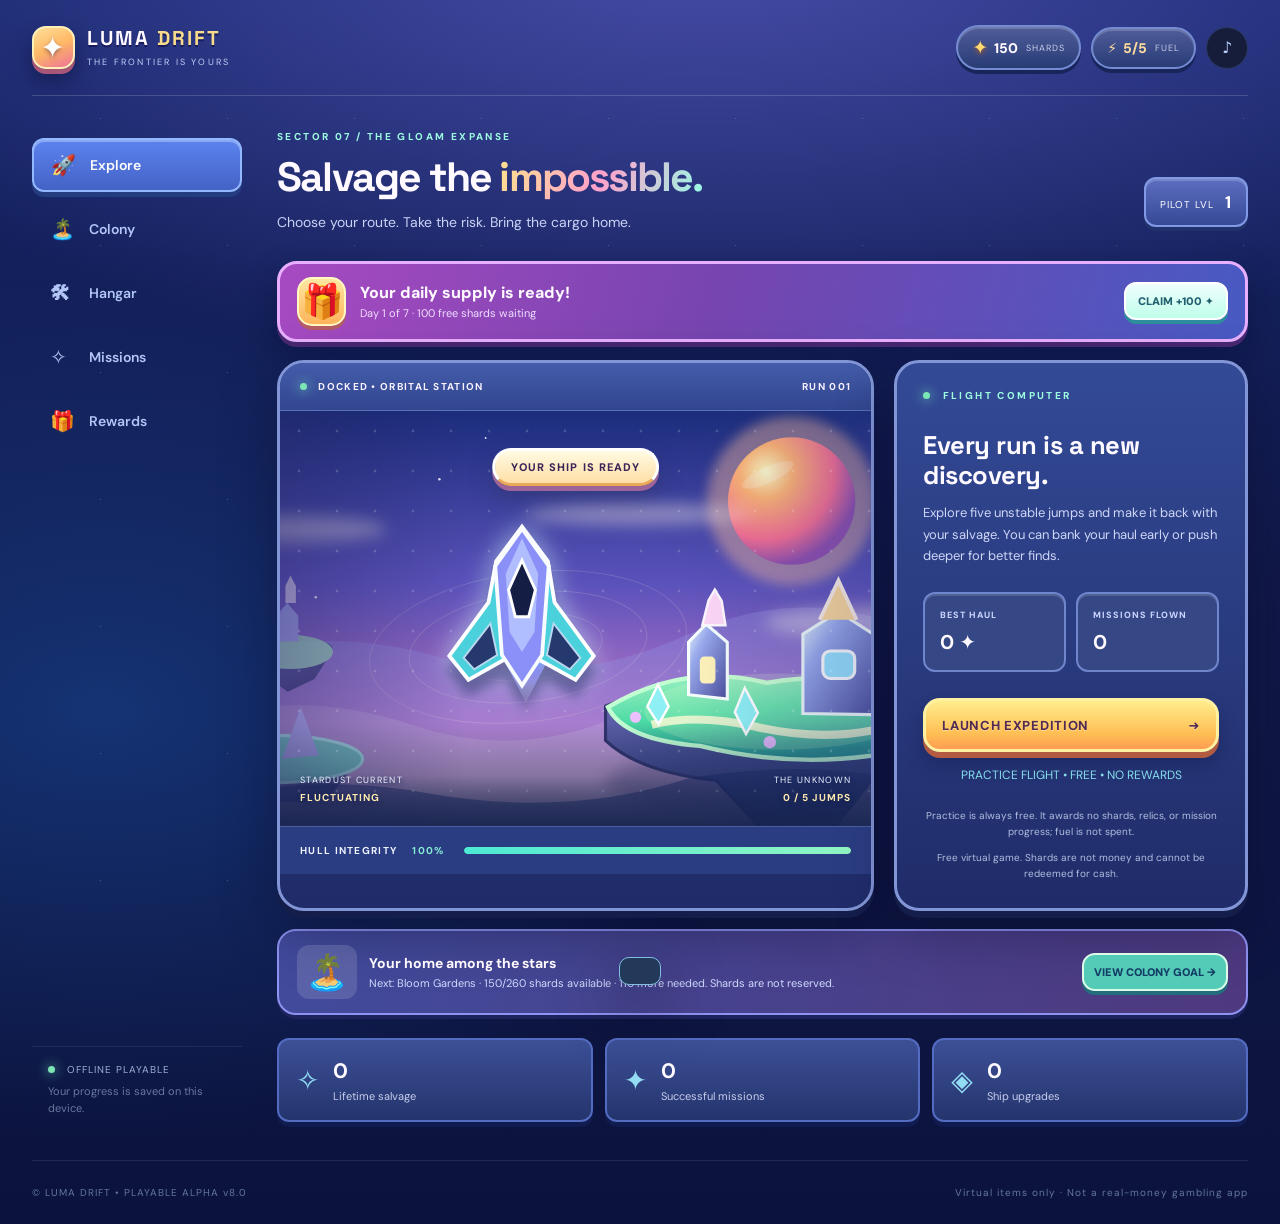
<file: index.html>
<!doctype html>
<html lang="en">
<head>
  <meta charset="utf-8">
  <meta name="viewport" content="width=device-width,initial-scale=1,viewport-fit=cover">
  <meta name="theme-color" content="#0b1023">
  <meta name="description" content="Luma Drift: a free space-salvage adventure. Explore dangerous lanes, collect stardust, and upgrade your ship.">
  <title>Luma Drift — Salvage the impossible</title>
  <link rel="manifest" href="manifest.webmanifest">
  <link rel="icon" href="icon.svg" type="image/svg+xml">
  <link rel="stylesheet" href="style.css">
  <link rel="stylesheet" href="polish.css">
  <script defer src="game.js"></script>
</head>
<body>
  <div class="stars" aria-hidden="true"></div>
  <div class="app-shell">
    <header class="topbar">
      <div class="brand" aria-label="Luma Drift home"><span class="brand-symbol">✦</span><div><strong>LUMA <i>DRIFT</i></strong><small>THE FRONTIER IS YOURS</small></div></div>
      <div class="balances">
        <div class="pill"><span class="coin-icon">✦</span><span id="credits" class="num">0</span><span class="balance-name">SHARDS</span></div>
        <div class="pill fuel"><span>⚡</span><span id="energy" class="num">5/5</span><span class="balance-name">FUEL</span></div>
        <button class="icon-btn" id="sound-btn" aria-label="Toggle sound" aria-pressed="false">♪</button>
      </div>
    </header>

    <div class="workspace">
      <nav class="side-nav" aria-label="Game navigation">
        <button class="nav-item active" data-tab="flight"><span>🚀</span> <b>Explore</b></button>
        <button class="nav-item" data-tab="colony"><span>🏝️</span> <b>Colony</b></button>
        <button class="nav-item" data-tab="hangar"><span>🛠</span> <b>Hangar</b></button>
        <button class="nav-item" data-tab="missions" id="missions-nav"><span>✧</span> <b>Missions</b><small id="mission-badge" hidden aria-hidden="true"></small></button>
        <button class="nav-item" data-tab="earn"><span>🎁</span> <b>Rewards</b></button>
        <div class="nav-bottom"><span class="online-dot"></span> OFFLINE PLAYABLE <small>Your progress is saved on this device.</small></div>
      </nav>

      <main class="main-panel">
        <section id="flight" class="view active" aria-labelledby="flight-title">
          <div class="section-eyebrow">SECTOR 07 / THE GLOAM EXPANSE</div>
          <div class="heading-row"><div><h1 id="flight-title">Salvage the <em>impossible.</em></h1><p>Choose your route. Take the risk. Bring the cargo home.</p></div><div class="level-chip">PILOT LVL <strong id="level">1</strong></div></div>
          <div class="daily-banner" id="daily-banner">
            <span class="daily-emblem" aria-hidden="true">🎁</span>
            <div class="daily-banner-copy"><strong id="checkin-head">Your daily supply is ready!</strong><small id="checkin-sub">Claim shards and keep exploring.</small></div>
            <button id="checkin-btn" type="button">CLAIM FREE <span aria-hidden="true">✦</span></button>
          </div>
          <div class="game-layout">
            <div class="game-window">
              <div class="scene-top"><span><span class="live-dot"></span> <span id="scene-label">DOCKED • ORBITAL STATION</span></span><span id="run-counter">RUN 001</span></div>
              <div class="scene" id="scene">
<div class="world-parallax" aria-hidden="true"></div><div class="nebula n1"></div><div class="nebula n2"></div>
                <div class="planet planet-left"></div><div class="planet planet-right"></div>
                <div class="radar-ring r1"></div><div class="radar-ring r2"></div><div class="radar-ring r3"></div>
                <div class="ship-wrap" id="ship-wrap"><div class="engine-flame"></div><svg class="ship" viewBox="0 0 160 190" role="img" aria-label="Your salvage ship"><path class="ship-wing" d="M45 87 L4 143 L24 168 L63 146 L79 168 L96 146 L136 168 L155 143 L114 87 L107 44 L80 8 L53 44Z"/><path class="ship-core" d="M80 10 L108 49 L101 142 L80 174 L59 142 L52 49Z"/><path class="ship-highlight" d="M80 20 L97 57 L93 118 L80 139 L67 118 L63 57Z"/><path class="ship-glass" d="M80 43 L94 74 L87 102 L73 102 L66 74Z"/><path class="ship-detail" d="M19 145 L47 109 L54 142 L30 157Z M141 145 L113 109 L106 142 L130 157Z"/></svg></div>
                <div class="scene-hud hud-l"><small>STARDUST CURRENT</small><b id="stardust">FLUCTUATING</b></div>
                <div class="scene-hud hud-r"><small>THE UNKNOWN</small><b id="depth-indicator">0 / 5 JUMPS</b></div>
                <div class="scene-ground"></div>
                <div id="scene-message" class="scene-message" role="status" aria-live="polite">YOUR SHIP IS READY</div>
              </div>
              <div class="scene-bottom"><div><span>HULL INTEGRITY</span><strong id="hull-text">100%</strong></div><div class="progress-track"><div id="hull-bar" class="progress-fill"></div></div></div>
            </div>

            <div class="control-panel">
              <div class="eyebrow"><span class="signal"></span> FLIGHT COMPUTER</div>
              <div id="ready-controls">
                <h2>Every run is a new discovery.</h2>
                <p class="muted">Explore five unstable jumps and make it back with your salvage. You can bank your haul early or push deeper for better finds.</p>
                <div class="stat-pair"><div class="mini-stat"><small>BEST HAUL</small><b id="best-haul">0 ✦</b></div><div class="mini-stat"><small>MISSIONS FLOWN</small><b id="runs">0</b></div></div>
                <button class="primary-btn" id="launch-btn">LAUNCH EXPEDITION <span>➜</span></button>
                <button class="text-btn" id="practice-btn" aria-label="Start free Practice flight. No fuel spent and no rewards earned.">PRACTICE FLIGHT • FREE • NO REWARDS</button>
                <p class="fineprint" id="practice-disclosure">Practice is always free. It awards no shards, relics, or mission progress; fuel is not spent.</p>
                <p class="fineprint">Free virtual game. Shards are not money and cannot be redeemed for cash.</p>
              </div>
              <div id="run-controls" hidden>
                <div class="run-summary"><div><small>UNBANKED CARGO</small><div class="haul"><span id="cargo">0</span> <span>✦</span></div></div><div><small>JUMP</small><div class="haul" id="jump">1 / 5</div></div></div>
                <p class="muted" id="route-prompt">Choose a lane. Each route has different risk and reward.</p>
                <div id="routes" class="routes"></div>
                <button class="secondary-btn" id="bank-btn">BANK CARGO & RETURN TO BASE</button>
                <div class="fair-note" id="flight-forecast" aria-live="polite"></div>
              </div>
              <div id="end-controls" hidden>
                <div id="end-icon" class="end-icon">✦</div><h2 id="end-title">Expedition complete!</h2><p id="end-desc" class="muted"></p>
                <div class="earned-box"><small>SHARDS BANKED</small><strong id="end-earned">0</strong></div>
                <div id="relic-reveal" class="relic-reveal" hidden aria-live="polite"><div class="relic-reveal-art-wrap"><img id="relic-reveal-art" src="assets/relic-bloom.svg" alt=""></div><div><small id="relic-reveal-rarity">NEW DISCOVERY</small><h3 id="relic-reveal-name">Prism Bloom</h3><p id="relic-reveal-message">Added to your Star Atlas.</p></div></div>
                <button class="primary-btn" id="again-btn">FLY AGAIN ➜</button><button class="text-btn" id="end-hangar-btn">Upgrade your ship</button>
              </div>
            </div>
          </div>
          <div class="world-teaser"><div class="world-teaser-icon">🏝️</div><div><strong>Your home among the stars</strong><span>Turn your discoveries into a growing floating colony.</span></div><button id="goto-colony" type="button">BUILD YOUR WORLD →</button></div>
          <div class="bottom-stats"><div><span>✧</span><div><b id="total-salvage">0</b><small>Lifetime salvage</small></div></div><div><span>✦</span><div><b id="streak">0</b><small>Successful missions</small></div></div><div><span>◈</span><div><b id="upgrades">0</b><small>Ship upgrades</small></div></div></div>
        </section>

        <section id="colony" class="view" aria-labelledby="colony-title">
          <div class="section-eyebrow">NOVA HAVEN / YOUR HOME IN THE STARS</div>
          <div id="landmark-reveal" class="landmark-reveal" role="status" aria-live="polite" aria-atomic="true" hidden><span class="landmark-reveal-icon" id="landmark-reveal-icon" aria-hidden="true">✦</span><div><strong id="landmark-reveal-title"></strong><small id="landmark-reveal-detail"></small></div></div>
          <div class="colony-heading"><div><h1 id="colony-title">A world to <em>call yours.</em></h1><p class="subheading">Every expedition helps Nova Haven grow. Unlock landmarks, make the colony shine, and earn a little more from your daily supplies.</p></div><span class="colony-count" id="colony-count">0 / 4 BUILT</span></div>
          <div class="colony-board">
            <div class="colony-world" id="colony-world" aria-label="Nova Haven floating colony with unlockable landmarks">
              <div class="colony-sky-label"><b>✦ NOVA HAVEN</b><small>THE FRONTIER BEGINS HERE</small></div>
              <div class="colony-island-shadow"></div>
              <div class="colony-world-markers" id="colony-markers"></div>
              <div class="colony-map-monuments" id="colony-map-monuments" aria-label="Completed Star Atlas monuments"></div>
              <div class="colony-scene-label" id="colony-scene-label">A NEW WORLD IS TAKING SHAPE</div>
            </div>
            <div class="colony-workshop"><div class="eyebrow">◈ COLONY CONSTRUCTION</div><h2>Build the impossible.</h2><p>Spend virtual shards earned from exploration. Each completed landmark adds a small bonus to future daily supply crates.</p><div class="colony-next-milestone" id="colony-next-milestone" role="status" aria-live="polite" aria-atomic="true"></div><div class="colony-funding"><label for="colony-funding-progress" id="colony-funding-label">Available shards toward next landmark</label><progress id="colony-funding-progress" max="100" value="0"></progress></div><div class="colony-build-list" id="colony-build-list"></div><div class="colony-total">Daily colony bonus <b id="colony-daily-bonus">+0 ✦</b></div></div>
          </div>
          <div class="atlas-heading"><div><div class="section-eyebrow">NEW ★ THE STAR ATLAS</div><h2>A universe of <em>discoveries.</em></h2><p id="atlas-subtitle">Collect curious relics by exploring.</p></div><span id="atlas-total" class="atlas-total">0 / 6 DISCOVERED</span></div>
          <div id="atlas-gallery" class="atlas-gallery" aria-label="Star Atlas collectible sets"></div>
          <div id="atlas-monuments" class="atlas-monuments" hidden aria-label="Unlocked discovery monuments"></div>
          <details class="atlas-odds"><summary>View exact relic discovery odds <span aria-hidden="true">⌄</span></summary><p>Each qualifying flight awards one relic. Normal draws use the weighted percentages below, independently of earlier draws. After six consecutive duplicate relics, the next draw is guaranteed to be a relic you have not discovered, selected using the relative weights of the missing relics. The streak resets when you discover a new relic. No paid item changes the odds.</p><div id="atlas-odds-grid" class="atlas-odds-grid" aria-label="Relic drop probabilities"></div><p>Duplicates award 45 virtual shards. Completing a set grants its one-time virtual bonus. Practice flights and flights banked before two jumps award no relic.</p></details>
          <div class="colony-note">🏡 Nova Haven is your personal, device-saved settlement. Buildings cannot be sold or converted to money. More locations and decorations are planned.</div>
        </section>

        <section id="hangar" class="view" aria-labelledby="hangar-title">
          <div class="section-eyebrow">CRAFT • CUSTOMIZE • PROGRESS</div><h1 id="hangar-title">Your ship. <em>Your story.</em></h1><p class="subheading">Earn permanent equipment upgrades with your salvage. Customize your vessel as you explore.</p>
          <div class="hangar-feature"><div class="hangar-ship">✦</div><div><small>YOUR VESSEL</small><h2>The Wisp</h2><p>Scout-class salvage runner. Small enough to slip between storms. Tough enough to try.</p><span class="small-pill">SKIN: <span id="active-skin-name">AURORA</span></span></div></div>
          <h2 class="sub-title">Equipment workshop</h2><div id="upgrade-grid" class="shop-grid"></div>
          <h2 class="sub-title">Color lab</h2><div id="skin-grid" class="shop-grid"></div>
          <div class="info-panel"><strong>Future premium cosmetics</strong><p>Optional paid visual themes, ship trails, and seasonal cosmetics are planned. No checkout is active in this demo; purchases will require verified Google Play Billing and disclosed prices.</p></div>
        </section>

        <section id="missions" class="view" aria-labelledby="missions-title">
          <div class="section-eyebrow">YOUR JOURNEY</div><h1 id="missions-title">Small victories. <em>Big horizons.</em></h1><p class="subheading">Make progress through play. No payment needed to complete these challenges.</p>
          <div class="mission-heading"><h2>Daily transmissions</h2><span id="day-label" class="small-pill"></span></div><div id="daily-grid" class="mission-grid"></div>
          <div class="mission-heading"><h2>Career milestones</h2></div><div id="milestone-grid" class="mission-grid"></div>
        </section>

        <section id="earn" class="view" aria-labelledby="earn-title">
          <div class="section-eyebrow">REWARDS STATION</div><h1 id="earn-title">The <em>Rewards Deck.</em></h1>
          <div class="reward-hero"><div class="reward-glyph">✳</div><div><h2>Keep playing. Unlock your universe.</h2><p>Daily missions, free cosmetic unlocks and long-term achievements are live now. Cash rewards are not currently available.</p><button type="button" id="reward-colony-btn" class="rewards-colony-link">EXPLORE NOVA HAVEN →</button></div></div>
          <div id="daily-claim-reveal" class="daily-claim-reveal" role="status" aria-live="polite" aria-atomic="true" hidden><span class="claim-reveal-icon" aria-hidden="true">✦</span><div><strong id="daily-claim-amount"></strong><small id="daily-claim-total"></small></div></div>
          <div class="streak-card"><div class="streak-title"><div><span>✦ 7-DAY STAR TRAIL</span><strong id="streak-title">Your rewards grow with each visit</strong></div><span id="streak-count">DAY 0</span></div><div id="streak-days" class="streak-days" aria-label="Seven-day reward cycle"></div><small class="streak-note">You can claim one free crate per day. Missed days restart this optional bonus track.</small></div>
          <div class="reward-columns"><div class="reward-card"><span class="reward-icon">☀</span><h3>Daily supply crate</h3><p id="daily-reward-description">A free virtual supply crate each day, with streak and colony bonuses.</p><button id="daily-btn" class="secondary-btn">CLAIM TODAY'S SUPPLY</button><small id="daily-status"></small></div><div class="reward-card"><span class="reward-icon">🔐</span><h3>Future sponsored offers</h3><p>An independent, opt-in earn area may be added after sponsor onboarding, legal review and payout integration. No real-money rewards are offered or accrued in this build.</p><button disabled class="secondary-btn">NOT AVAILABLE</button></div></div>
          <div class="info-panel backup-panel" aria-labelledby="save-backup-heading">
            <strong id="save-backup-heading">Keep your pilot progress</strong>
            <p>Progress is stored on this device, not in the cloud. Download a private backup file before changing browsers or devices, then import it here. Neither action costs anything.</p>
            <div class="backup-actions"><button id="export-backup-btn" type="button" class="secondary-btn">DOWNLOAD SAVE BACKUP</button><button id="import-backup-btn" type="button" class="secondary-btn">IMPORT SAVE BACKUP</button></div>
            <input id="import-backup-file" type="file" accept="application/json,.json" hidden aria-label="Choose a Luma Drift save backup JSON file">
            <p>Importing replaces current progress after confirmation. Backups contain virtual-game state only; keep the file private. Unbanked flight cargo is never included.</p>
          </div>
          <div class="disclosure"><b>How rewards work</b><p>Shards, upgrades and cosmetics have no cash value, cannot be transferred and cannot be exchanged for real-world prizes. Any future cash program would use separate eligibility, records and published terms. Spending money would not increase cash earning eligibility or rewards.</p></div>
        </section>
      </main>
    </div>
    <footer class="app-footer"><span>© LUMA DRIFT • PLAYABLE ALPHA v8.0</span><span>Virtual items only · Not a real-money gambling app</span></footer>
  </div>
  <div id="toast" class="toast" role="status" aria-live="polite"></div>
</body></html>
</file>
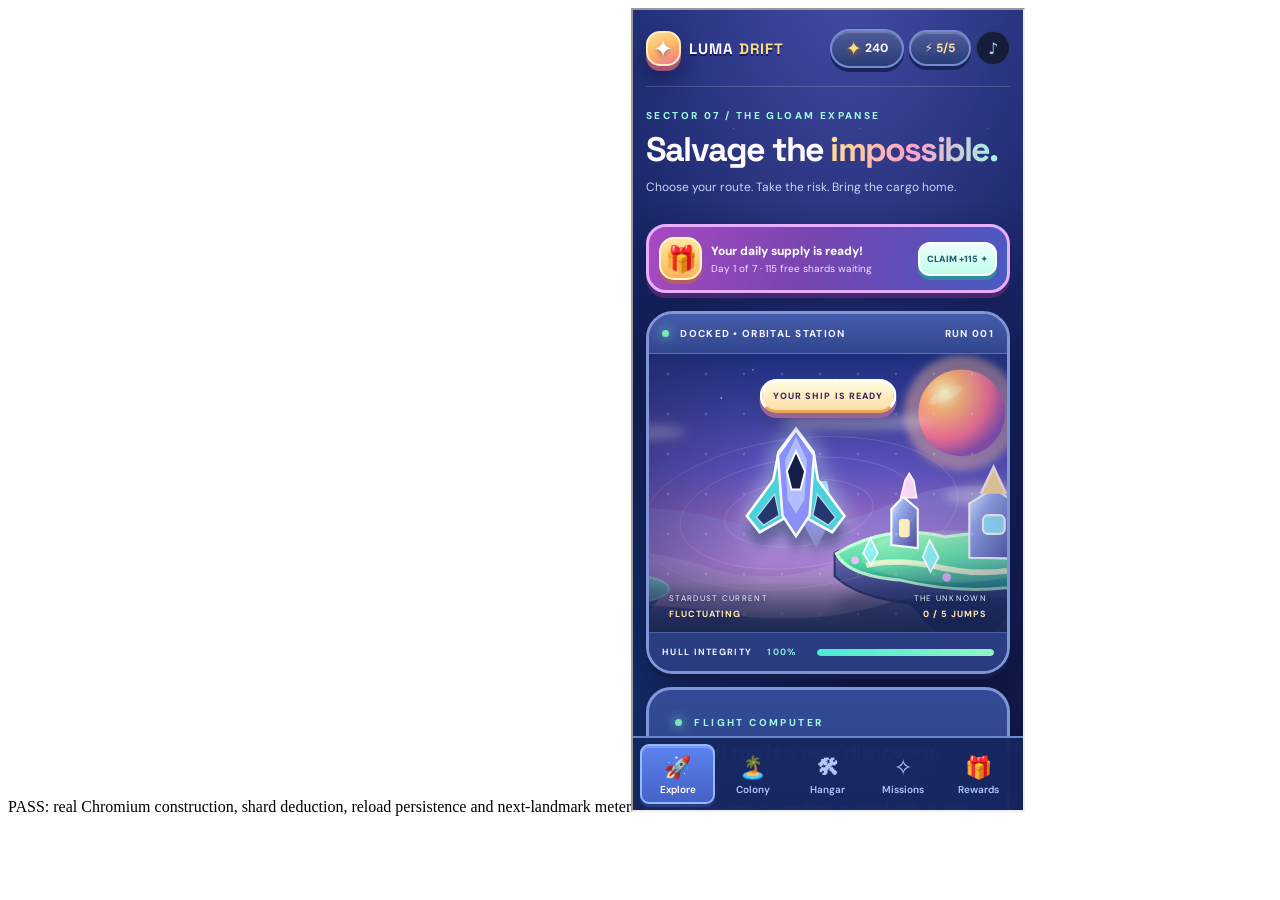
<file: browser-colony-check.html>
<!doctype html><meta charset="utf-8"><title>Colony browser regression</title><output id="result">RUNNING</output><iframe id="game" src="about:blank" style="width:390px;height:800px"></iframe>
<script>
const result=document.querySelector('#result'),frame=document.querySelector('#game');
let stage=0,loads=0,lastEvent="initialized";
window.addEventListener("error",e=>{lastEvent="window error: "+e.message;result.textContent='FAIL: '+lastEvent;});
window.addEventListener('unhandledrejection',e=>{lastEvent='unhandled rejection: '+String(e.reason);result.textContent='FAIL: '+lastEvent;});
localStorage.setItem('luma_drift_save_v2',JSON.stringify({credits:500,buildings:[]}));
frame.addEventListener('error',()=>{lastEvent='iframe resource error';result.textContent='FAIL: '+lastEvent;});
frame.addEventListener('load',()=>{
 loads++;lastEvent='iframe loaded '+frame.getAttribute('src');
 if(frame.getAttribute('src')==='about:blank')return;
 if(result.textContent!=='RUNNING')return;
 try{
 const d=frame.contentDocument;
 if(stage===0){
  const p=d.querySelector('#colony-funding-progress');
  if(p.value!==260||p.max!==260||d.querySelector('#colony-count').textContent.trim()!=='0 / 4 BUILT')throw Error('initial funding wrong');
  d.querySelector('[data-tab=colony]').click();
  const b=d.getElementById('build-bloom');
  if(!b || b.disabled)throw Error('build button not found');
  lastEvent='construction button found';
  b.click();
  const s=JSON.parse(localStorage.getItem('luma_drift_save_v2'));
  if(s.credits!==240||!s.buildings.includes('bloom'))throw Error('build not saved');
  stage=1;lastEvent='construction saved; requesting reload';frame.src='index.html?reload=1';
 }else{
  const p=d.querySelector('#colony-funding-progress');
  if(p.value!==240||p.max!==650)throw Error(`reload meter incorrect: ${p.value}/${p.max}`);
  if(d.querySelector('#colony-count').textContent.trim()!=='1 / 4 BUILT')throw Error('landmark not restored');
  result.textContent='PASS: real Chromium construction, shard deduction, reload persistence and next-landmark meter';
 }
 }catch(e){lastEvent='assertion: '+e.message;result.textContent='FAIL: '+e.message;}
});
frame.src='index.html?initial=1';
setTimeout(()=>{if(result.textContent==='RUNNING')result.textContent='FAIL: timeout after 12000ms; stage='+stage+'; iframe='+frame.getAttribute('src')+'; loads='+loads+'; last='+lastEvent;},12000);
</script>
</file>
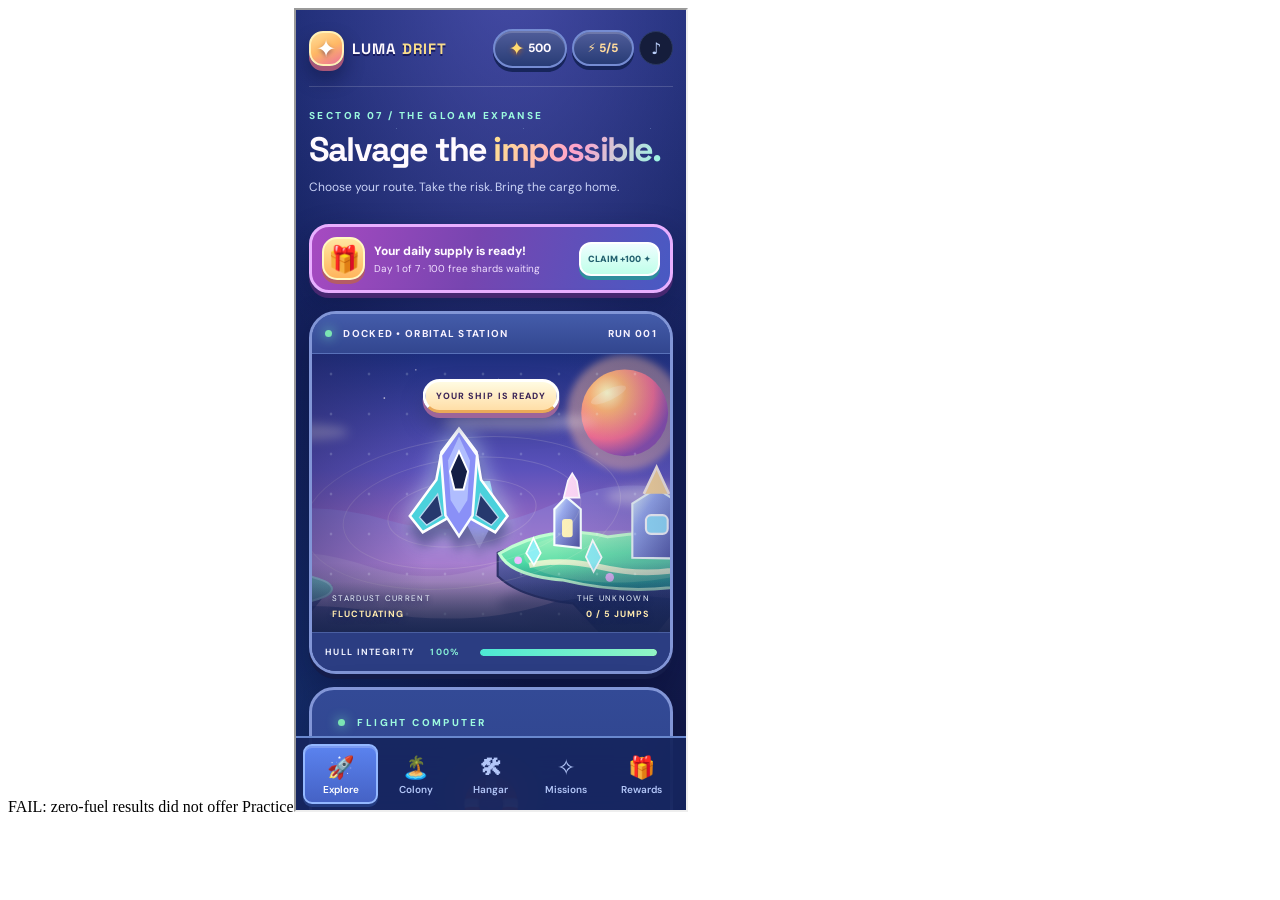
<file: browser-interrupted-practice-check.html>
<!doctype html><meta charset="utf-8"><title>Interrupted Practice browser regression</title>
<output id="result">RUNNING</output><iframe id="game" src="about:blank" style="width:390px;height:800px"></iframe>
<script>
const output=document.getElementById('result'), frame=document.getElementById('game');
const KEY='luma_drift_save_v2', FLIGHT=KEY+'_active_flight';
const now=Date.now(), day=new Date(), date=[day.getFullYear(),String(day.getMonth()+1).padStart(2,'0'),String(day.getDate()).padStart(2,'0')].join('-');
const baseline={credits:725,energy:0,energyAt:now,runs:4,xp:80,total:375,dailyProgress:{key:date,launches:2,jumps:1,banked:200,claimed:[]}};
localStorage.setItem(KEY,JSON.stringify(baseline));
localStorage.setItem(FLIGHT,JSON.stringify({started:now,practice:true,depth:2}));
let stage=0;
const checkSave=()=>{
 const s=JSON.parse(localStorage.getItem(KEY));
 if(s.credits!==725||s.energy!==0||s.dailyProgress.launches!==2||s.dailyProgress.jumps!==1||s.dailyProgress.banked!==200||s.runs!==4||s.xp!==80||s.total!==375||JSON.stringify(s.dailyProgress.claimed)!=='[]')throw Error('Practice recovery changed wallet, fuel, lifetime rewards, XP, flights, or missions');
 if(localStorage.getItem(FLIGHT)!==null)throw Error('interrupted marker was not consumed');
};
frame.addEventListener('load',()=>{
 if(frame.getAttribute('src')==='about:blank'||output.textContent!=='RUNNING')return;
 try{
  const d=frame.contentDocument;
  if(stage===0){
   if(d.getElementById('end-title')?.textContent!=='Flight interrupted')throw Error('interruption results missing');
   if(!/No virtual rewards were affected/.test(d.getElementById('end-desc')?.textContent||''))throw Error('Practice recovery rewards label incorrect');
   if(!/PRACTICE REWARDS.*NONE/.test(d.getElementById('end-earned')?.previousElementSibling?.textContent||''))throw Error('Practice rewards heading incorrect');
   if(d.getElementById('end-earned')?.textContent!=='0')throw Error('Practice incorrectly awarded shards');
   const replay=d.getElementById('again-btn');
   if(!replay||replay.dataset.replayMode!=='practice')throw Error('zero-fuel results did not offer Practice');
   if(!/PRACTICE FREE.*NO REWARDS/.test(replay.textContent||''))throw Error('Practice replay CTA does not disclose zero rewards');
   if(!/zero fuel required; no rewards or mission progress/i.test(replay.getAttribute('aria-label')||''))throw Error('Practice replay accessible label is incomplete');
   checkSave();stage=1;frame.src='index.html?practice-reload=2';
  }else if(stage===1){
   if(d.getElementById('end-title')?.textContent==='Flight interrupted')throw Error('interruption repeated after reload');
   checkSave();
   const practice=d.getElementById('practice-btn');
   if(!practice)throw Error('Practice button unavailable after recovery');
   practice.click();
   if(!JSON.parse(localStorage.getItem(FLIGHT)||'null')?.practice)throw Error('Practice replay did not start');
   const route=d.querySelector('#routes .route');
   if(!route)throw Error('Practice route unavailable');
   route.click();
   const bank=d.getElementById('bank-btn');
   if(!bank||bank.disabled)throw Error('Practice bank control unavailable after route');
   bank.click();
   checkSave();
   stage=2;frame.src='index.html?practice-reload=3';
  }else{
   if(d.getElementById('end-title')?.textContent==='Flight interrupted')throw Error('completed Practice replay was recovered again');
   checkSave();
   output.textContent='PASS: interrupted Practice recovery, zero rewards, replay and bank, preserved progress, clean reload';
  }
 }catch(e){output.textContent='FAIL: '+e.message;}
});
frame.src='index.html?practice-reload=1';
setTimeout(()=>{if(output.textContent==='RUNNING')output.textContent='FAIL: interrupted Practice browser timeout at stage '+stage;},12000);
</script>
</file>
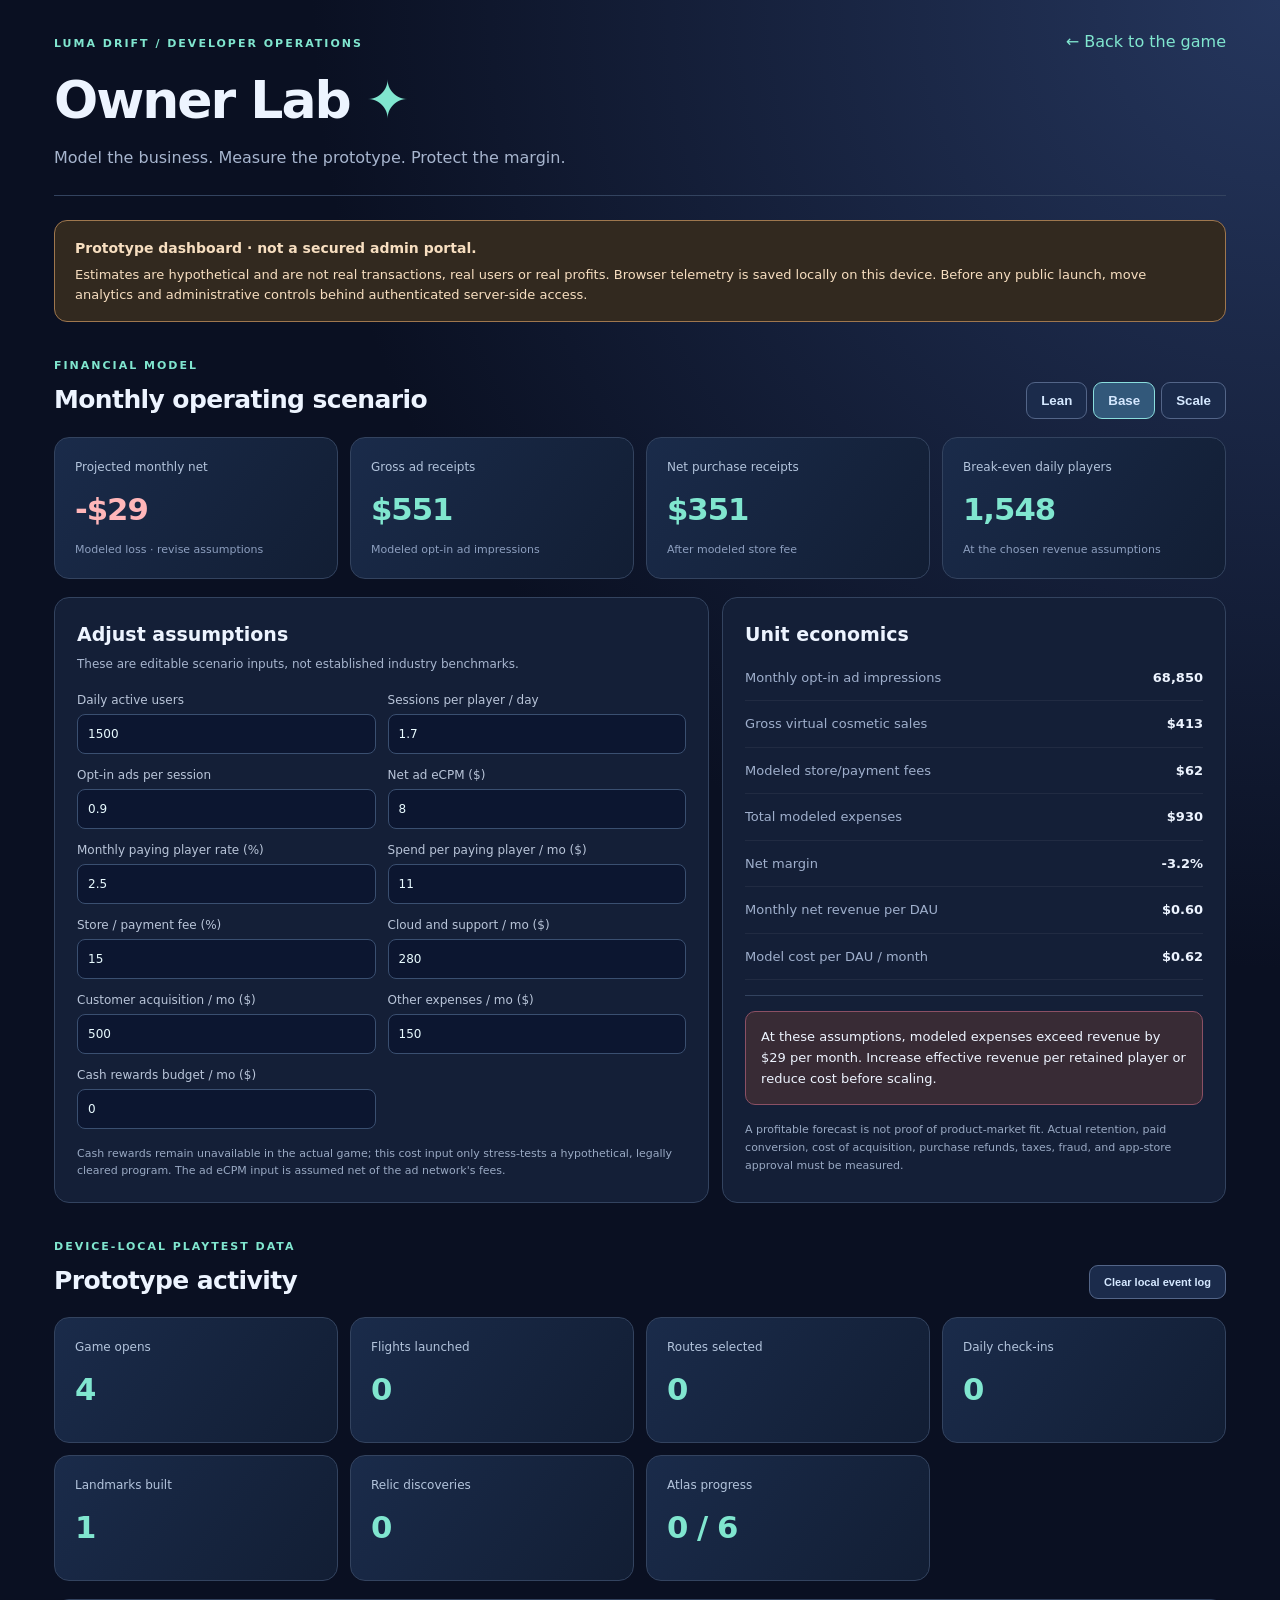
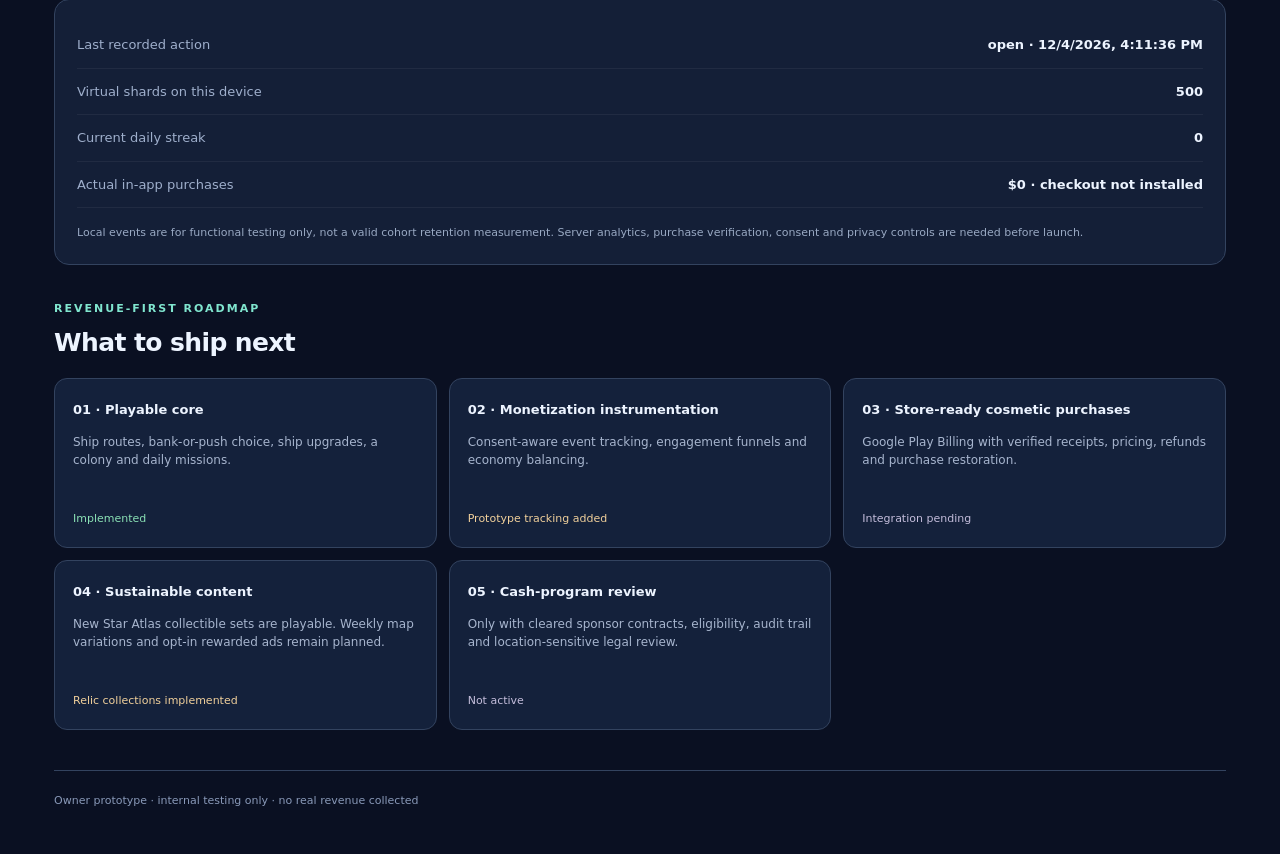
<file: owner.html>
<!doctype html>
<html lang="en"><head><meta charset="utf-8"><meta name="viewport" content="width=device-width,initial-scale=1,viewport-fit=cover"><meta name="theme-color" content="#0b1023"><title>Luma Drift · Owner Lab</title><link rel="icon" href="icon.svg" type="image/svg+xml"><link rel="stylesheet" href="owner.css"><script defer src="owner.js"></script></head>
<body><main class="wrap">
<header class="top"><div><span class="kicker">LUMA DRIFT / DEVELOPER OPERATIONS</span><h1>Owner Lab <span>✦</span></h1><p>Model the business. Measure the prototype. Protect the margin.</p></div><a href="./index.html">← Back to the game</a></header>
<div class="alert" role="note"><b>Prototype dashboard · not a secured admin portal.</b> Estimates are hypothetical and are not real transactions, real users or real profits. Browser telemetry is saved locally on this device. Before any public launch, move analytics and administrative controls behind authenticated server-side access.</div>
<section><div class="section-head"><div><span class="kicker">FINANCIAL MODEL</span><h2>Monthly operating scenario</h2></div><div class="presets"><button type="button" data-preset="lean">Lean</button><button type="button" data-preset="base" class="selected">Base</button><button type="button" data-preset="scale">Scale</button></div></div>
<div class="metrics"><article><span>Projected monthly net</span><strong id="net">—</strong><small id="net-state">Scenario projection only</small></article><article><span>Gross ad receipts</span><strong id="ad-rev">—</strong><small>Modeled opt-in ad impressions</small></article><article><span>Net purchase receipts</span><strong id="iap-net">—</strong><small>After modeled store fee</small></article><article><span>Break-even daily players</span><strong id="break-even">—</strong><small>At the chosen revenue assumptions</small></article></div>
<div class="split"><form id="assumptions" class="panel"><h3>Adjust assumptions</h3><p>These are editable scenario inputs, not established industry benchmarks.</p><div class="form-grid">
<label>Daily active users <input type="number" name="dau" min="0" max="100000000" step="100" required></label>
<label>Sessions per player / day <input type="number" name="sessions" min="0" max="30" step="0.1" required></label>
<label>Opt-in ads per session <input type="number" name="ads" min="0" max="30" step="0.1" required></label>
<label>Net ad eCPM ($) <input type="number" name="ecpm" min="0" max="1000" step="0.5" required></label>
<label>Monthly paying player rate (%) <input type="number" name="payer" min="0" max="100" step="0.1" required></label>
<label>Spend per paying player / mo ($) <input type="number" name="spend" min="0" max="10000" step="0.5" required></label>
<label>Store / payment fee (%) <input type="number" name="fee" min="0" max="100" step="0.1" required></label>
<label>Cloud and support / mo ($) <input type="number" name="cloud" min="0" max="100000000" step="25" required></label>
<label>Customer acquisition / mo ($) <input type="number" name="marketing" min="0" max="100000000" step="50" required></label>
<label>Other expenses / mo ($) <input type="number" name="other" min="0" max="100000000" step="25" required></label>
<label>Cash rewards budget / mo ($) <input type="number" name="rewards" min="0" max="100000000" step="25" required></label>
</div><p class="help">Cash rewards remain unavailable in the actual game; this cost input only stress-tests a hypothetical, legally cleared program. The ad eCPM input is assumed net of the ad network's fees.</p></form>
<div class="panel result"><h3>Unit economics</h3><div class="kv"><span>Monthly opt-in ad impressions</span><b id="impressions">—</b></div><div class="kv"><span>Gross virtual cosmetic sales</span><b id="iap-gross">—</b></div><div class="kv"><span>Modeled store/payment fees</span><b id="store-fees">—</b></div><div class="kv"><span>Total modeled expenses</span><b id="expenses">—</b></div><div class="kv"><span>Net margin</span><b id="margin">—</b></div><div class="kv"><span>Monthly net revenue per DAU</span><b id="rpuda">—</b></div><div class="kv"><span>Model cost per DAU / month</span><b id="costpuda">—</b></div><div class="divider"></div><div id="verdict" class="verdict"></div><p class="help">A profitable forecast is not proof of product-market fit. Actual retention, paid conversion, cost of acquisition, purchase refunds, taxes, fraud, and app-store approval must be measured.</p></div></div>
</section>
<section><div class="section-head"><div><span class="kicker">DEVICE-LOCAL PLAYTEST DATA</span><h2>Prototype activity</h2></div><button id="reset-events" class="small-btn" type="button">Clear local event log</button></div><div class="metrics mini"><article><span>Game opens</span><strong id="obs-open">0</strong></article><article><span>Flights launched</span><strong id="obs-launch">0</strong></article><article><span>Routes selected</span><strong id="obs-routes">0</strong></article><article><span>Daily check-ins</span><strong id="obs-daily">0</strong></article><article><span>Landmarks built</span><strong id="obs-builds">0</strong></article><article><span>Relic discoveries</span><strong id="obs-relics">0</strong></article><article><span>Atlas progress</span><strong id="obs-atlas">0 / 6</strong></article></div><div class="panel"><div class="kv"><span>Last recorded action</span><b id="obs-last">No activity yet</b></div><div class="kv"><span>Virtual shards on this device</span><b id="obs-credits">—</b></div><div class="kv"><span>Current daily streak</span><b id="obs-streak">—</b></div><div class="kv"><span>Actual in-app purchases</span><b>$0 · checkout not installed</b></div><p class="help">Local events are for functional testing only, not a valid cohort retention measurement. Server analytics, purchase verification, consent and privacy controls are needed before launch.</p></div></section>
<section><div class="section-head"><div><span class="kicker">REVENUE-FIRST ROADMAP</span><h2>What to ship next</h2></div></div><div class="roadmap"><article><b>01 · Playable core</b><p>Ship routes, bank-or-push choice, ship upgrades, a colony and daily missions.</p><span class="done">Implemented</span></article><article><b>02 · Monetization instrumentation</b><p>Consent-aware event tracking, engagement funnels and economy balancing.</p><span class="progress">Prototype tracking added</span></article><article><b>03 · Store-ready cosmetic purchases</b><p>Google Play Billing with verified receipts, pricing, refunds and purchase restoration.</p><span>Integration pending</span></article><article><b>04 · Sustainable content</b><p>New Star Atlas collectible sets are playable. Weekly map variations and opt-in rewarded ads remain planned.</p><span class="progress">Relic collections implemented</span></article><article><b>05 · Cash-program review</b><p>Only with cleared sponsor contracts, eligibility, audit trail and location-sensitive legal review.</p><span>Not active</span></article></div></section>
<footer>Owner prototype · internal testing only · no real revenue collected</footer></main></body></html>
</file>
<file: style.css>
@import url('https://fonts.googleapis.com/css2?family=DM+Sans:wght@400;500;600;700;800&family=Space+Grotesk:wght@400;500;600;700&display=swap');
:root{color-scheme:dark;--bg:#080d20;--panel:#111a34;--panel2:#151f3c;--border:#293452;--text:#f5f7ff;--muted:#9caacc;--cyan:#75e5f5;--violet:#a68afa;--orange:#ffc77c;--green:#79e3b5;--shadow:0 20px 65px #0005;--ship-wing:#4bd1dc;--ship-core:#8a90f7;--ship-light:#b8c6ff;--ship-glass:#141e45;--radius:20px}
*{box-sizing:border-box}html{scroll-behavior:smooth}body{margin:0;background:radial-gradient(circle at 80% -15%,#283467 0%,transparent 42%),radial-gradient(circle at 0% 55%,#17254d 0%,transparent 44%),var(--bg);color:var(--text);font-family:'DM Sans',system-ui,-apple-system,sans-serif;min-height:100vh}button{font:inherit;cursor:pointer}button:disabled{opacity:.46;cursor:not-allowed}a{color:var(--cyan)}:focus-visible{outline:3px solid var(--cyan);outline-offset:3px}::selection{background:#7159bc;color:white}
.stars{position:fixed;inset:0;pointer-events:none;opacity:.23;background-image:radial-gradient(#fff 0.7px,transparent 0.7px),radial-gradient(#b6deff 0.9px,transparent 0.9px);background-size:64px 64px,127px 127px;background-position:12px 18px,37px 55px;z-index:-1}
.app-shell{max-width:1520px;margin:auto;padding:0 32px}.topbar{height:96px;display:flex;justify-content:space-between;align-items:center;border-bottom:1px solid #ffffff16;gap:12px}.brand{display:flex;gap:12px;align-items:center;letter-spacing:2px}.brand-symbol{width:43px;height:43px;display:grid;place-items:center;flex-shrink:0;border:1px solid #6e8ddc80;border-radius:14px;color:#91eeff;font-size:30px;background:linear-gradient(145deg,#283a78,#171c4b);box-shadow:0 0 36px #79dbff20}.brand strong{font-family:'Space Grotesk',sans-serif;font-size:20px;display:block;line-height:1}.brand strong i{color:var(--cyan);font-style:normal}.brand small{font-size:9px;color:#93a4d0;letter-spacing:2.2px;display:block;margin-top:8px}.balances{display:flex;align-items:center;gap:10px}.pill{background:#141d3b;border:1px solid #2a365c;border-radius:30px;min-height:42px;display:flex;align-items:center;gap:6px;padding:8px 14px;font-size:14px}.pill .num{font-weight:800;font-variant-numeric:tabular-nums}.pill .balance-name{font-size:9px;color:var(--muted);letter-spacing:1px;margin-left:2px}.coin-icon{color:#fdd186;font-size:19px}.fuel{color:#ffdb9d}.icon-btn{height:42px;width:42px;border-radius:50%;border:1px solid #2b3961;background:#151d3b;color:#bcd1fc}.icon-btn[aria-pressed=true]{background:#263a60;color:#7be6c3}
.workspace{display:grid;grid-template-columns:210px minmax(0,1fr);gap:35px;padding-top:34px;min-height:calc(100vh - 156px)}.side-nav{display:flex;flex-direction:column;gap:10px;padding-top:8px}.nav-item{width:100%;display:flex;align-items:center;gap:15px;min-height:54px;text-align:left;border:1px solid transparent;padding:0 17px;border-radius:12px;background:transparent;color:#9da9ca;font-size:14px}.nav-item span{font-size:20px;width:24px}.nav-item b{font-weight:600}.nav-item:hover{background:#ffffff0b;color:white}.nav-item.active{background:linear-gradient(95deg,#283665,#1a294c);border:1px solid #52649a7d;color:#fff;box-shadow:inset 3px 0 var(--cyan)}.nav-bottom{margin-top:auto;margin-bottom:28px;padding:16px;color:#9db0d3;font-size:10px;letter-spacing:1px;border-top:1px solid #ffffff15}.nav-bottom small{display:block;letter-spacing:0;line-height:1.5;color:#68789c;margin-top:7px;font-size:11px}.online-dot,.live-dot,.signal{display:inline-block;width:7px;height:7px;border-radius:50%;background:#7be5b3;box-shadow:0 0 12px #79ecc2;margin-right:8px}
.main-panel{min-width:0}.view{display:none;animation:appear .35s ease}.view.active{display:block}@keyframes appear{from{opacity:.3;transform:translateY(8px)}to{opacity:1;transform:translateY(0)}}.section-eyebrow,.eyebrow{font-size:10px;font-weight:800;letter-spacing:2.4px;color:var(--cyan)}.heading-row{display:flex;justify-content:space-between;align-items:center;gap:15px}h1,h2,h3,p{margin-top:0}h1,h2,h3{font-family:'Space Grotesk',system-ui,sans-serif}h1{font-size:clamp(33px,3.2vw,48px);line-height:1.06;letter-spacing:-1.8px;margin:13px 0 12px}h1 em{font-style:normal;background:linear-gradient(110deg,#a5c7ff,#81eced 55%,#c5aaff);background-clip:text;-webkit-background-clip:text;color:transparent}.heading-row p,.subheading{color:#a6b2d4;font-size:14px;line-height:1.6;margin-bottom:27px}.level-chip{border:1px solid #314573;border-radius:12px;padding:12px 14px;color:#b2c7f4;font-size:10px;letter-spacing:1px;white-space:nowrap;background:#182647}.level-chip strong{color:white;font-size:17px;margin-left:7px}
.game-layout{display:grid;grid-template-columns:minmax(0,1.35fr) minmax(300px,.8fr);gap:20px}.game-window,.control-panel{border:1px solid #2d3c65;border-radius:var(--radius);background:#121a33;overflow:hidden;box-shadow:var(--shadow)}.scene-top,.scene-bottom{display:flex;justify-content:space-between;align-items:center;padding:17px 20px;color:#a9b6d5;font-size:10px;letter-spacing:1.3px;font-weight:700}.scene-top{background:#151e3b;border-bottom:1px solid #2c3655}.scene{height:360px;overflow:hidden;position:relative;background:radial-gradient(ellipse 45% 45% at 44% 58%,#274374 0%,transparent 85%),linear-gradient(160deg,#1a2855,#0a1536 53%,#0c1532)}.scene:before{content:'';position:absolute;inset:0;background-image:radial-gradient(#edffff 1px,transparent 1.7px);background-size:38px 40px;opacity:.46;animation:starmove 15s linear infinite}@keyframes starmove{from{background-position:0 0}to{background-position:0 160px}}.nebula{position:absolute;filter:blur(35px);border-radius:50%;opacity:.31}.n1{width:230px;height:180px;background:#8d5cd4;left:5%;top:20%}.n2{width:290px;height:200px;background:#2475a1;right:2%;bottom:3%}.planet{position:absolute;box-shadow:inset -24px -12px 28px #06163d99,0 0 40px #c8baff26;border-radius:50%}.planet-left{width:110px;height:110px;left:-33px;top:105px;background:linear-gradient(115deg,#b78fd8,#514496 65%,#18215b)}.planet-right{width:44px;height:44px;right:15%;top:43px;background:linear-gradient(125deg,#93eae9,#23568a)}.radar-ring{position:absolute;width:270px;height:270px;border:1px solid #78e8e828;border-radius:50%;top:51%;left:50%;transform:translate(-50%,-50%)}.r2{width:200px;height:200px}.r3{width:130px;height:130px}.ship-wrap{position:absolute;width:160px;height:190px;left:50%;top:47%;transform:translate(-50%,-50%) rotate(0);z-index:2;animation:hover 3.3s ease-in-out infinite;filter:drop-shadow(0 0 22px #79aff773)}@keyframes hover{50%{transform:translate(-50%,-47%) rotate(1deg)}}.ship{width:100%;height:100%;overflow:visible}.ship-wing{fill:var(--ship-wing);stroke:#d1f8ff;stroke-width:2}.ship-core{fill:var(--ship-core);stroke:#d2e8ff;stroke-width:2}.ship-highlight{fill:var(--ship-light);opacity:.85}.ship-glass{fill:var(--ship-glass);stroke:#9fefff;stroke-width:2}.ship-detail{fill:#26396e;stroke:#b9d9ef;stroke-width:2}.engine-flame{position:absolute;z-index:-1;bottom:0;left:60px;width:40px;height:75px;background:linear-gradient(#bdffff,#62bfff 35%,#7f7afbe0 55%,transparent 90%);clip-path:polygon(18% 0,80% 0,100% 49%,50% 100%,0 49%);filter:blur(6px);animation:flame .5s ease-in-out infinite alternate}@keyframes flame{to{height:59px;opacity:.62}}.scene-hud{position:absolute;bottom:22px;z-index:4;display:flex;flex-direction:column;gap:5px}.hud-l{left:20px}.hud-r{right:20px;text-align:right}.scene-hud small{color:#9dabd4;font-size:9px;letter-spacing:1.3px}.scene-hud b{font-size:10px;letter-spacing:1px;color:#8ee8ed}.scene-ground{position:absolute;bottom:0;width:100%;height:50px;background:linear-gradient(transparent,#17244ecc)}.scene-message{position:absolute;z-index:5;left:50%;top:11%;transform:translateX(-50%);text-align:center;max-width:90%;white-space:nowrap;padding:9px 16px;border:1px solid #81d8e75b;background:#132447e6;border-radius:20px;font-size:10px;font-weight:800;color:#cceff9;letter-spacing:1.7px}.scene-message.impact{color:#ffb4bd;border-color:#f7a8b9;background:#3e253d}.scene-bottom{gap:20px;border-top:1px solid #2c3655;background:#151e3b}.scene-bottom>div:first-child{display:flex;justify-content:space-between;gap:15px;width:190px;white-space:nowrap}.scene-bottom strong{color:#86edd5}.progress-track{width:100%;height:7px;background:#293353;border-radius:20px;overflow:hidden}.progress-fill{width:100%;height:100%;border-radius:20px;background:linear-gradient(90deg,#4de9d4,#91f5c4);transition:width .3s ease}
.control-panel{padding:24px;min-height:476px;display:flex;flex-direction:column}.eyebrow{margin-bottom:28px}.control-panel h2{font-size:23px;line-height:1.18;letter-spacing:-.5px;margin-bottom:12px}.muted{color:#9fafd3;font-size:13px;line-height:1.65}.stat-pair{display:grid;grid-template-columns:1fr 1fr;gap:10px;margin:26px 0}.mini-stat{background:#1a2645;border:1px solid #304068;padding:15px;border-radius:12px}.mini-stat small,.run-summary small,.earned-box small{display:block;color:#9fb1d0;font-size:9px;font-weight:800;letter-spacing:1px;margin-bottom:8px}.mini-stat b{font-size:20px;font-variant-numeric:tabular-nums}.primary-btn,.secondary-btn{border:none;border-radius:11px;padding:15px 16px;width:100%;font-weight:800;font-size:12px;letter-spacing:.9px;transition:transform .15s ease,filter .15s ease}.primary-btn{background:linear-gradient(110deg,#7de9ec,#a6baff);color:#10203e;display:flex;align-items:center;justify-content:space-between}.primary-btn:hover:not(:disabled){transform:translateY(-2px);filter:brightness(1.07)}.secondary-btn{background:#243456;border:1px solid #50618a;color:#e4efff}.secondary-btn:hover:not(:disabled){background:#30436b}.text-btn{width:100%;border:0;background:transparent;color:#86dfeb;padding:15px 8px;font-size:12px}.fineprint,.fair-note{font-size:10px;line-height:1.6;color:#8293b6;text-align:center}.fineprint{margin:10px 0 0}.run-summary{display:flex;justify-content:space-between;gap:8px;margin:0 0 16px}.haul{color:#eaeaff;font-family:'Space Grotesk',sans-serif;font-weight:700;font-size:30px;line-height:1.2}.haul span:last-child{color:#ffd17c}.routes{display:flex;flex-direction:column;gap:9px;margin:14px 0}.route{display:flex;align-items:center;width:100%;min-height:63px;justify-content:space-between;gap:8px;text-align:left;padding:10px 13px;border-radius:12px;border:1px solid #3d5277;background:linear-gradient(100deg,#1f2d51,#192644);color:white}.route:hover{border-color:#9ae8f3;background:#2b3e6b}.route b{display:block;font-size:12px}.route small{display:block;color:#b9c6e4;margin-top:4px;font-size:10px}.route-side{text-align:right;white-space:normal;overflow-wrap:anywhere;min-width:0;max-width:46%;flex-shrink:1}.route-side strong{font-size:13px;color:#ffdd9d}.route-side small{font-size:10px}.fair-note{margin-top:12px}.end-icon{font-size:50px;text-align:center;margin:30px auto 17px;color:#91f0ee}.earned-box{background:#1f2c52;border:1px solid #405887;border-radius:13px;text-align:center;margin:22px 0;padding:20px}.earned-box strong{font-size:34px;color:#fcdda7}.control-panel [hidden]{display:none!important}
.bottom-stats{display:grid;grid-template-columns:repeat(3,1fr);gap:12px;margin:23px 0 38px}.bottom-stats>div{border:1px solid #29365c;background:#121c35;border-radius:12px;padding:17px;display:flex;gap:14px;align-items:center}.bottom-stats>div>span{font-size:28px;color:#92ddf4}.bottom-stats b{display:block;font-size:21px}.bottom-stats small{display:block;color:#95a5c8;font-size:11px;margin-top:4px}
.hangar-feature{margin:25px 0 25px;display:flex;gap:25px;align-items:center;background:linear-gradient(110deg,#1c2a50,#162040);border:1px solid #3b4c78;border-radius:18px;padding:25px}.hangar-ship{width:116px;height:116px;flex-shrink:0;display:grid;place-items:center;border:1px solid #6583bd;border-radius:18px;color:#9deff2;font-size:85px;background:radial-gradient(circle at 50% 45%,#4d5690,#142141)}.hangar-feature small{font-size:10px;letter-spacing:2px;color:#8fe4eb}.hangar-feature h2{margin:7px 0}.hangar-feature p{font-size:13px;max-width:460px;line-height:1.6;color:#a3b1d3}.small-pill{font-size:10px;letter-spacing:1px;padding:7px 12px;border:1px solid #465a86;border-radius:20px;color:#b6d7f9;white-space:nowrap}.sub-title{font-size:20px;margin:30px 0 17px}.shop-grid,.mission-grid{display:grid;grid-template-columns:repeat(3,minmax(0,1fr));gap:12px}.shop-card,.mission-card{min-height:196px;background:#15213d;border:1px solid #334266;border-radius:15px;padding:19px;display:flex;flex-direction:column;gap:8px}.shop-card .shop-icon{font-size:30px}.shop-card h3,.mission-card h3{font-size:15px;margin:5px 0 0}.shop-card p,.mission-card p{font-size:11px;line-height:1.5;color:#a4b2d4;margin:0}.shop-card .shop-bottom{margin-top:auto;padding-top:14px}.shop-card button,.mission-card button{font-size:11px;border:1px solid #5f759b;border-radius:8px;padding:10px;background:#283d64;color:#e3f7ff;font-weight:700;width:100%}.shop-card button:hover:not(:disabled),.mission-card button:hover:not(:disabled){background:#35507e}.shop-card button.owned{background:#193e40;color:#b2efcf;border-color:#376e66}.info-panel,.disclosure{margin:24px 0 35px;padding:19px 22px;background:#121c33;border:1px solid #344362;border-radius:13px}.info-panel strong,.disclosure b{font-size:14px}.info-panel p,.disclosure p{font-size:12px;line-height:1.7;color:#a7b3d4;margin:9px 0 0}.mission-heading{display:flex;justify-content:space-between;align-items:center;margin:24px 0 17px}.mission-heading h2{margin:0;font-size:20px}.mission-card{min-height:170px}.mission-top{display:flex;justify-content:space-between;gap:8px;align-items:center}.mission-icon{font-size:25px}.mission-reward{font-size:11px;color:#e2cb9a}.mission-progress{height:6px;border-radius:8px;background:#34405e;margin:10px 0 1px;overflow:hidden}.mission-progress>div{height:100%;border-radius:8px;background:linear-gradient(90deg,#68d8d7,#b9aeff);transition:width .25s}.mission-card .mission-count{color:#bcd1ef;font-size:10px}.mission-card button{margin-top:auto}.reward-hero{background:linear-gradient(105deg,#30316d,#144a67);display:flex;gap:24px;align-items:center;padding:26px;border:1px solid #697bb3;border-radius:19px;margin:26px 0 20px}.reward-glyph{font-size:55px;color:#f6d5a3}.reward-hero h2{font-size:23px;margin-bottom:8px}.reward-hero p{color:#c1d8ee;font-size:13px;line-height:1.6;margin:0}.reward-columns{display:grid;grid-template-columns:1fr 1fr;gap:15px}.reward-card{padding:24px;min-height:260px;border:1px solid #354970;background:#14213f;border-radius:15px;display:flex;flex-direction:column}.reward-card h3{font-size:19px;margin:12px 0 8px}.reward-card p{font-size:12px;line-height:1.65;color:#9fafd0;margin-bottom:17px}.reward-card .secondary-btn{margin-top:auto}.reward-card small{font-size:11px;color:#9fdfca;margin-top:10px}.reward-icon{font-size:35px}.app-footer{border-top:1px solid #ffffff18;color:#64769b;font-size:10px;letter-spacing:1px;display:flex;justify-content:space-between;gap:12px;padding:25px 0}.toast{position:fixed;bottom:25px;left:50%;transform:translate(-50%,110px);background:#22395a;color:#e6f8ff;border:1px solid #81bdde;border-radius:10px;padding:13px 20px;max-width:90%;box-shadow:0 18px 60px #0008;z-index:20;transition:transform .3s ease;font-size:13px;text-align:center;pointer-events:none}.toast.show{transform:translate(-50%,0)}
@media(max-width:1160px){.app-shell{padding:0 20px}.workspace{grid-template-columns:160px minmax(0,1fr);gap:19px}.game-layout{grid-template-columns:1fr}.scene{height:310px}.control-panel{min-height:auto}.eyebrow{margin-bottom:12px}.shop-grid,.mission-grid{grid-template-columns:repeat(2,minmax(0,1fr))}}@media(max-width:760px){.app-shell{padding:0 13px 65px}.topbar{height:77px}.brand{gap:8px;letter-spacing:1px}.brand-symbol{width:35px;height:35px;font-size:24px}.brand strong{font-size:15px}.brand small{font-size:7px;letter-spacing:1px}.pill{min-height:36px;padding:5px 8px;font-size:12px;gap:3px}.balance-name{display:none!important}.balances{gap:5px}.icon-btn{width:34px;height:34px}.workspace{display:block;padding-top:22px}.side-nav{position:fixed;z-index:9;bottom:0;left:0;right:0;display:grid;grid-template-columns:repeat(4,1fr);gap:0;padding:6px 7px max(6px,env(safe-area-inset-bottom));background:#111c37f5;backdrop-filter:blur(20px);border-top:1px solid #3b4d72}.nav-item{display:flex;min-height:52px;flex-direction:column;gap:2px;padding:7px 2px;font-size:10px;text-align:center;justify-content:center;border-radius:9px}.nav-item span{width:auto;font-size:21px}.nav-bottom{display:none}.heading-row{align-items:flex-start}.heading-row p{font-size:12px}.level-chip{font-size:9px;padding:9px}.level-chip strong{font-size:15px}h1{font-size:34px;margin:10px 0}.game-layout{gap:13px}.scene{height:290px}.scene-hud small{font-size:8px}.scene-hud b{font-size:9px}.ship-wrap{transform:translate(-50%,-50%) scale(.9)}.control-panel{padding:18px}.bottom-stats{gap:7px;margin:13px 0}.bottom-stats>div{padding:12px 8px;gap:7px}.bottom-stats>div>span{font-size:20px}.bottom-stats b{font-size:18px}.bottom-stats small{font-size:9px}.shop-grid,.mission-grid{grid-template-columns:1fr 1fr}.shop-card,.mission-card{padding:14px}.reward-columns{grid-template-columns:1fr}.reward-hero{padding:18px;gap:12px}.reward-glyph{font-size:38px}.reward-hero h2{font-size:19px}.app-footer{display:none}}@media(max-width:425px){.shop-grid,.mission-grid{grid-template-columns:1fr}.hangar-feature{padding:16px;gap:13px}.hangar-ship{width:80px;height:80px;font-size:55px}.scene{height:260px}.scene-hud{bottom:12px}.scene-message{font-size:9px}.scene-top,.scene-bottom{padding:13px}.scene-bottom>div:first-child{width:170px;font-size:9px}.brand small{display:none}.level-chip{display:none}}
@media(prefers-reduced-motion:reduce){*,*:before,*:after{animation-duration:.001ms!important;animation-iteration-count:1!important;transition-duration:.001ms!important;scroll-behavior:auto!important}}
</file>
<file: polish.css>
/* LUMA DRIFT 1.1 — original, bright casual-game art direction */
:root{--bg:#0d1440;--panel:#222c63;--panel2:#253773;--border:#6976c0;--text:#fffaff;--muted:#c7cee9;--cyan:#73ffde;--orange:#ffd878;--shadow:0 15px 0 #10163e55,0 28px 75px #070a2850;--radius:25px}
body{background:radial-gradient(ellipse 75% 35% at 55% -4%,#6765cf99,transparent),radial-gradient(ellipse 55% 35% at 8% 58%,#194b9c88,transparent),linear-gradient(180deg,#15266a 0,#111847 50%,#0b133d 100%)}
.stars{opacity:.28}.brand-symbol{background:linear-gradient(155deg,#ffdf9a,#ffb865 50%,#ec7299);color:white;text-shadow:0 2px 4px #4f295088;border:2px solid #fff0b7;box-shadow:0 5px 0 #a85678,0 12px 20px #0409276b}.brand strong{font-weight:800;text-shadow:0 2px 0 #171a5b}.brand strong i{color:#f8dc8b}.brand small{color:#c0cff8}.topbar{border-bottom-color:#ffffff2a}.pill{background:linear-gradient(180deg,#505d9a,#283c76);border:2px solid #758cd2;box-shadow:inset 0 2px #ffffff2c,0 4px 0 #17255b;padding-inline:14px}.coin-icon{color:#ffda70;text-shadow:0 2px 5px #a05a2d}.nav-item{font-weight:800;color:#b3c6f8}.nav-item:hover{background:#6477c13f}.nav-item.active{background:linear-gradient(180deg,#5b83ef,#4562c5);color:#fff;box-shadow:inset 0 2px #ffffff4d,0 5px 0 #243c80;border:2px solid #94b8ff}.section-eyebrow{color:#9bf9df}.level-chip,.small-pill{background:linear-gradient(180deg,#5d6dc0,#354996);color:white;border:2px solid #8299e6;box-shadow:inset 0 2px #ffffff2d,0 4px 0 #20316c}.heading-row p,.subheading{color:#cad3f7}h1 em{background-image:linear-gradient(110deg,#ffe38d,#ffa1cb,#96fbe5)}
.game-window,.control-panel{background:linear-gradient(180deg,#334a96,#202c69);border:3px solid #8296d7;box-shadow:0 7px 0 #151d4b,0 20px 55px #070a2866}.game-window{border-radius:27px}.scene{height:415px;background:#3c53a2;isolation:isolate}.scene:before{z-index:2;opacity:.18;animation-duration:28s;pointer-events:none}.world-parallax{position:absolute;inset:-8px;z-index:0;background:url('assets/drift-world.svg') center center/cover no-repeat;animation:worldfloat 8s ease-in-out infinite alternate;transform-origin:center}.scene:after{content:'';position:absolute;inset:0;background:linear-gradient(90deg,#24245e66,transparent 32%,transparent 68%,#28377633),linear-gradient(0deg,#10204d9c,transparent 25%);pointer-events:none;z-index:1}@keyframes worldfloat{0%{transform:scale(1.01) translateX(-4px)}100%{transform:scale(1.055) translateX(4px)}}
.scene-top{background:linear-gradient(180deg,#445caa,#32468f);border-color:#7892d066;color:#f8f2ff}.scene-bottom{background:#2b3d82;border-color:#7892d066;color:#eff2ff}.planet,.nebula{display:none}.radar-ring{z-index:1;border-color:#fff3da25;width:320px;height:150px;top:57%;left:42%;transform:translate(-50%,-50%) rotate(-7deg)}.radar-ring.r2{width:240px;height:110px}.radar-ring.r3{width:150px;height:67px}.ship-wrap{left:41%;top:48%;width:153px;height:185px;filter:drop-shadow(0 15px 6px #18205777) drop-shadow(0 0 13px #d5f6ff99);z-index:3}.ship-wing{stroke:#fff;stroke-width:4}.ship-core{stroke:#f9fcff;stroke-width:4}.ship-glass{stroke:#fff;stroke-width:3}.engine-flame{filter:blur(6px) drop-shadow(0 2px 15px #effffc)}.scene-hud{z-index:4;text-shadow:0 2px 5px #192258}.scene-hud small{color:#eef5ff}.scene-hud b{color:#ffeaae}.scene-message{z-index:5;color:#3b2558;top:9%;font-size:11px;letter-spacing:1.1px;background:linear-gradient(180deg,#fffbe2,#ffdea7);border:3px solid white;border-bottom-color:#eaa958;box-shadow:0 5px 0 #9d649a,0 12px 22px #2d315666;border-radius:25px;max-width:90%;white-space:normal}.scene-message.impact{color:white;background:linear-gradient(#fb798e,#dd467a);border-color:#ffbed0;box-shadow:0 5px 0 #963b80}.scene-ground{z-index:2}.control-panel{padding:26px}.control-panel h2{font-size:clamp(20px,2vw,26px)}.eyebrow{color:#9dfbdf}.muted{color:#ced6f7}.mini-stat{background:#354785;border:2px solid #6f85cc;box-shadow:inset 0 2px #ffffff24}.mini-stat small,.run-summary small{color:#cad5ff}.primary-btn,.secondary-btn{border-radius:17px;min-height:54px;font-size:13px;letter-spacing:.7px;transition:transform .12s,box-shadow .12s,filter .12s}.primary-btn{background:linear-gradient(180deg,#ffed8c,#ffbd53 70%,#ff9c53);border:3px solid #fff1a0;box-shadow:0 6px 0 #b25b42,0 12px 17px #1118475a;color:#532a50;text-shadow:0 1px #ffffff5c}.primary-btn:hover:not(:disabled){transform:translateY(-2px);box-shadow:0 8px 0 #b25b42,0 13px 17px #1118475a}.primary-btn:active:not(:disabled){transform:translateY(4px);box-shadow:0 2px 0 #b25b42}.secondary-btn{background:linear-gradient(180deg,#70e9cf,#2cbeb4);border:3px solid #b9ffed;color:#114e66;box-shadow:0 5px 0 #14768a}.secondary-btn:hover:not(:disabled){background:linear-gradient(180deg,#a3f9da,#49cfba)}.route{border:2px solid #859fe6;background:linear-gradient(180deg,#4c61ab,#354c8d);box-shadow:0 4px 0 #1b2b63;padding:12px}.route:hover{border-color:#fdf7ad;background:#506cb1}.route-side strong{color:#ffe087}.fair-note,.fineprint{color:#afbddf}.haul{color:white}.haul span:last-child{color:#ffda78}.end-icon{filter:drop-shadow(0 6px #3b336b)}.earned-box{background:linear-gradient(#6a58a8,#35418c);border:2px solid #a8b1fa;box-shadow:inset 0 2px #ffffff44}.bottom-stats>div{border:2px solid #536bc0;background:linear-gradient(180deg,#3d5097,#24346d);box-shadow:0 5px 0 #101c50}.bottom-stats small{color:#c7ceeb}
.daily-banner{margin:0 0 18px;padding:13px 17px;border-radius:20px;display:flex;align-items:center;gap:14px;background:linear-gradient(105deg,#a74ac1 0%,#7745b0 45%,#485ac3 100%);border:3px solid #e9afff;box-shadow:0 5px 0 #482871,0 12px 30px #0b123e7c}.daily-emblem{font-size:34px;display:grid;place-items:center;flex:0 0 49px;width:49px;height:49px;border-radius:15px;background:linear-gradient(#ffe7a1,#ffb45c);border:2px solid #fff9c0;box-shadow:0 4px 0 #b55c65}.daily-banner-copy{flex:1;min-width:0}.daily-banner-copy strong{display:block;font-size:16px;font-weight:800}.daily-banner-copy small{display:block;font-size:11px;color:#f1dfff;margin-top:3px}.daily-banner button{background:linear-gradient(#effdff,#bfffe9);color:#23606f;border:2px solid white;box-shadow:0 4px 0 #2e8e9d;padding:10px 12px;border-radius:12px;font-weight:900;font-size:11px;white-space:nowrap}.daily-banner.collected{background:linear-gradient(110deg,#346d9e,#3566a4)}.daily-banner button:disabled{opacity:.75}
.world-teaser{display:flex;gap:12px;align-items:center;background:linear-gradient(110deg,#414b9c,#4e397f);border:2px solid #8e92f0;border-radius:19px;margin-top:18px;padding:14px 18px;box-shadow:0 4px 0 #1d235d}.world-teaser-icon{font-size:35px;background:#ffffff22;border-radius:12px;padding:4px 8px}.world-teaser>div:nth-child(2){flex:1;min-width:0}.world-teaser strong,.world-teaser span{display:block}.world-teaser strong{font-size:14px}.world-teaser span{font-size:11px;color:#cfdaff;margin-top:4px}.world-teaser button{border:2px solid #dcfbe9;background:#54cbb6;border-radius:13px;padding:10px;color:#133d66;font-weight:900;font-size:11px;box-shadow:0 4px 0 #236d7d}
.shop-card,.mission-card,.reward-card{border:2px solid #6275c5;background:linear-gradient(180deg,#344b91,#24336f);box-shadow:0 5px 0 #151c50}.reward-hero{background:linear-gradient(105deg,#9858ca,#486cc6);border:3px solid #caa6fd;box-shadow:0 6px 0 #4b3a89}.reward-card p,.shop-card p,.mission-card p{color:#d2daf9}.shop-card button,.mission-card button{border:2px solid #98e7e4;background:linear-gradient(180deg,#5ad8d2,#2fa8bc);color:#13445e;box-shadow:0 3px 0 #26647e}.shop-card button.owned{background:#276e73;color:#dbffef}.hangar-feature{border:2px solid #7a89d9;background:linear-gradient(110deg,#4358a4,#30376f);box-shadow:0 5px 0 #1c235c}.hangar-feature p{color:#cbd7f6}.hangar-ship{background:linear-gradient(145deg,#5d68c1,#303977);font-size:75px;border:3px solid #9ecbe9}.info-panel,.disclosure{background:#212e65;border:2px solid #596da9}.info-panel p,.disclosure p{color:#bac8ed}
/* Persistent, unlockable colony */
.colony-heading{display:flex;justify-content:space-between;align-items:center;gap:14px}.colony-heading .subheading{max-width:680px}.colony-count{white-space:nowrap;border:2px solid #c0ffe6;background:#327c86;color:#e5fff7;padding:12px 16px;border-radius:16px;font-weight:900;font-size:12px;box-shadow:0 4px 0 #1b526e}.colony-board{display:grid;grid-template-columns:minmax(0,1.2fr) minmax(300px,.75fr);gap:18px}.colony-world{min-height:480px;position:relative;isolation:isolate;overflow:hidden;border:3px solid #a8b2f7;border-radius:28px;background:#5a65ba url('assets/drift-world.svg') 57% 50%/cover no-repeat;box-shadow:0 8px 0 #252a67,0 20px 55px #0006}.colony-world:before{content:'';position:absolute;inset:0;background:linear-gradient(180deg,#2b408e3d,transparent 40%,#18255e70);pointer-events:none}.colony-sky-label{position:absolute;z-index:1;top:18px;left:19px;border:2px solid #fff2c6;background:linear-gradient(#f5e6a5,#ffb56e);box-shadow:0 5px 0 #926290;border-radius:15px;padding:10px 14px;color:#63335d;text-shadow:0 1px #fff8dc;display:flex;flex-direction:column;gap:3px}.colony-sky-label b{font-size:16px;letter-spacing:1.4px}.colony-sky-label small{font-size:9px;letter-spacing:1px;font-weight:900}.colony-world-markers{position:absolute;inset:0;z-index:2}.colony-marker{position:absolute;transform:translate(-50%,-50%);min-width:99px;border:none;background:none;color:white;text-align:center;filter:drop-shadow(0 6px 6px #1016429c)}.colony-marker .marker-icon{display:grid;place-items:center;margin:auto;width:63px;height:63px;border-radius:21px;background:linear-gradient(160deg,#e3f7ff,#7d96d2);border:3px solid #fff;box-shadow:0 5px 0 #404681,0 10px 18px #171e6380;font-size:30px;transition:transform .2s}.colony-marker:hover .marker-icon{transform:translateY(-5px)}.colony-marker.built .marker-icon{background:linear-gradient(155deg,#fff5b0,#ffb677 67%,#ef7ba7);border-color:#fff2b8;box-shadow:0 5px 0 #b16d75,0 0 23px #fff3a499}.colony-marker small{display:inline-block;white-space:nowrap;border-radius:9px;border:1px solid #dbe0ff98;background:#233377e8;padding:5px 7px;margin-top:7px;font-size:10px;font-weight:900;text-shadow:0 1px #11184f}.colony-marker.locked .marker-icon{opacity:.8}.colony-scene-label{position:absolute;bottom:15px;left:50%;transform:translateX(-50%);background:#292e6ed9;border:1px solid #f1e5d69c;border-radius:12px;padding:10px 15px;z-index:1;font-size:10px;letter-spacing:1.3px;font-weight:900;white-space:nowrap;color:#fff3cb}.colony-workshop{border:3px solid #8d9fe8;border-radius:25px;padding:22px;background:linear-gradient(180deg,#394b98,#212e71);box-shadow:0 7px 0 #1c2556}.colony-workshop .eyebrow{margin:0 0 12px}.colony-workshop h2{font-size:25px;margin:0 0 8px}.colony-workshop>p{font-size:12px;line-height:1.55;color:#d6dcf5;margin-bottom:18px}.colony-build-list{display:flex;flex-direction:column;gap:9px}.colony-build-item{background:#202d68;border:2px solid #6478c0;border-radius:15px;display:flex;align-items:center;justify-content:space-between;gap:9px;padding:11px}.colony-build-item.constructed{border-color:#62d8c9;background:#1b526e}.building-copy{flex:1;min-width:0}.building-copy strong,.building-copy small,.building-copy span{display:block}.building-copy strong{font-size:12px}.building-copy small{color:#b5c3e6;font-size:10px;line-height:1.35;margin:5px 0}.building-copy span{color:#ffe395;font-weight:800;font-size:10px}.colony-build-item button{border:2px solid #fff4bf;background:linear-gradient(#ffed91,#ffb85c);color:#6d3a4d;border-radius:11px;box-shadow:0 4px 0 #aa6c72;font-weight:900;white-space:nowrap;padding:8px;font-size:11px}.colony-build-item button:disabled{border-color:#a9f3d6;background:#388e91;color:#d1fff3;box-shadow:0 3px 0 #20566e}.colony-total{display:flex;align-items:center;justify-content:space-between;color:#e0e8fb;margin-top:18px;padding-top:14px;border-top:1px solid #a6b7ee4a;font-size:12px}.colony-total b{color:#ffe398;font-size:19px}.colony-note{margin:24px 0;padding:14px 18px;border:2px solid #6072b1;border-radius:14px;color:#b8c7ed;background:#202c60;font-size:12px;line-height:1.6}
/* Weekly progress visualization */
.streak-card{border:2px solid #9ba8f4;border-radius:22px;background:linear-gradient(120deg,#3d5ea9,#7755b2);padding:21px;margin:21px 0;box-shadow:0 5px 0 #313078}.streak-title{display:flex;align-items:center;justify-content:space-between;gap:10px}.streak-title span{font-size:10px;letter-spacing:1.5px;color:#ffe39d;font-weight:900}.streak-title strong{display:block;font-size:17px;margin-top:5px}.streak-title>span{font-weight:900;font-size:12px;color:#4a356b;background:#ffe9a2;border:2px solid white;border-radius:12px;padding:9px;white-space:nowrap}.streak-days{display:grid;grid-template-columns:repeat(7,minmax(0,1fr));gap:7px;margin-top:19px}.streak-day{min-width:0;border:2px solid #ffffff72;background:#2e4176c9;border-radius:13px;text-align:center;padding:9px 2px;display:flex;flex-direction:column;gap:5px}.streak-day span{font-size:19px;color:#ffe5a8}.streak-day small{font-weight:900;font-size:9px;color:#bfcbed}.streak-day b{font-size:12px}.streak-day.past{background:#236b7e}.streak-day.next{border-color:#fff6b4;box-shadow:0 0 18px #fff0a356;background:#aa6798}.streak-day.claimed{background:#368d7d}.streak-note{display:block;color:#d7d1ed;font-size:10px;line-height:1.6;margin-top:14px}
/* Satisfying but non-deceptive decorative reward particles */
.reward-spark{position:absolute;left:41%;top:48%;font-weight:900;z-index:8;font-size:22px;color:#fff59a;text-shadow:0 2px 5px #954f6e;pointer-events:none;animation:sparkout .8s cubic-bezier(.2,.6,.7,1) forwards}@keyframes sparkout{0%{transform:translate(0,0) scale(.2);opacity:0}20%{opacity:1}85%{opacity:1}100%{transform:translate(var(--sx),var(--sy)) scale(1.1) rotate(45deg);opacity:0}}
@media(max-width:1160px){.colony-board{grid-template-columns:1fr}.colony-world{min-height:470px}.game-window,.control-panel{box-shadow:0 5px 0 #151d4b,0 14px 35px #070a2855}}
@media(max-width:760px){.side-nav{grid-template-columns:repeat(5,1fr);background:#15245dea;border-top:2px solid #6988ce}.nav-item{font-size:9px;min-height:56px;gap:3px}.nav-item span{font-size:22px}.nav-item.active{box-shadow:inset 0 2px #ffffff33,0 3px 0 #243c80}.scene{height:330px}.world-parallax{background-position:60% center}.daily-banner{padding:10px;gap:9px}.daily-emblem{width:43px;height:43px;font-size:26px;flex-basis:43px}.daily-banner-copy strong{font-size:13px}.daily-banner-copy small{font-size:10px}.daily-banner button{padding:9px 7px;font-size:10px}.world-teaser{gap:8px;padding:12px}.world-teaser button{font-size:10px}.colony-world{min-height:420px}.streak-days{gap:4px}.streak-day{padding:8px 0}.streak-day b{font-size:10px}.streak-day small{font-size:8px}}
@media(max-width:425px){.scene{height:278px}.scene-message{font-size:9px;padding:8px 10px}.ship-wrap{width:115px;height:141px;top:47%}.daily-banner-copy strong{font-size:12px}.daily-banner button{font-size:9px;max-width:96px}.world-teaser-icon{display:none}.world-teaser button{max-width:94px;padding:7px}.colony-heading{align-items:flex-start}.colony-count{font-size:9px;padding:8px}.colony-world{min-height:360px}.colony-marker{min-width:75px}.colony-marker .marker-icon{width:50px;height:50px;border-radius:17px;font-size:23px}.colony-marker small{font-size:8px;white-space:normal;max-width:90px}.colony-sky-label{padding:7px 9px}.colony-sky-label b{font-size:12px}.colony-sky-label small{font-size:7px}.colony-scene-label{font-size:8px}.streak-title strong{font-size:14px}.streak-title>span{font-size:9px;padding:7px}.streak-day span{font-size:16px}.streak-day b{font-size:9px}}
@media(prefers-reduced-motion:reduce){.reward-spark{animation:none;display:none}}

/* Star Atlas: original collectible discovery progression. */
.atlas-heading{margin:40px 0 19px;display:flex;align-items:end;justify-content:space-between;gap:14px}.atlas-heading .section-eyebrow{margin-bottom:8px}.atlas-heading h2{font-size:clamp(25px,3vw,34px);line-height:1.15;letter-spacing:-.9px}.atlas-heading h2 em{font-style:normal;color:#ffe6a0}.atlas-heading p{font-size:13px;color:#bac9ef;margin-top:10px;line-height:1.5}.atlas-total{flex-shrink:0;color:#fff7d0;border:2px solid #d1b7ff;background:#7758aa;border-radius:15px;padding:11px 14px;font-size:11px;font-weight:900;box-shadow:0 4px 0 #3c336d}.atlas-gallery{display:grid;grid-template-columns:repeat(2,minmax(0,1fr));gap:17px}.atlas-set{min-width:0;padding:18px;border:3px solid #a7a5e5;border-radius:24px;background:linear-gradient(180deg,#485ba5,#242c69);box-shadow:0 7px 0 #20265f,0 17px 34px #0004;position:relative;overflow:hidden}.atlas-set:nth-child(2){background:linear-gradient(180deg,#6255ad,#292a6d);border-color:#b99eec}.atlas-set.complete{border-color:#ffe3a6;box-shadow:0 7px 0 #745294,0 0 26px #f9dc8e44}.atlas-set-head{display:flex;justify-content:space-between;align-items:start;gap:10px}.atlas-set-head small{font-size:9px;letter-spacing:1.8px;color:#c7fbe8;font-weight:900}.atlas-set-head h3{font-size:20px;letter-spacing:-.4px;margin:6px 0}.atlas-set-head p{font-size:11px;color:#d4d8fa;line-height:1.5;margin:0;max-width:260px}.atlas-count{border-radius:10px;background:#263269;border:2px solid #a1b2ff;padding:7px 9px;color:#ffedae;font-size:14px;font-weight:900;white-space:nowrap}.atlas-slots{display:grid;grid-template-columns:repeat(3,minmax(0,1fr));gap:9px;margin:22px 0 17px}.atlas-tile{min-width:0;text-align:center;border-radius:15px;border:2px solid #d4d7ff6e;background:#1b2b68b8;padding:7px 5px 9px}.atlas-image{aspect-ratio:1;overflow:hidden;border-radius:10px;border:1px solid #ffffff80;background:#263c88;margin:0 auto 9px}.atlas-image img{width:100%;height:100%;object-fit:cover;display:block}.atlas-tile.missing .atlas-image{filter:grayscale(1) brightness(.28);opacity:.75}.atlas-tile strong{display:block;font-size:11px;line-height:1.25;min-height:28px}.atlas-tile small{display:block;font-size:8px;letter-spacing:.5px;color:#c6d5f6;margin-top:6px;font-weight:800}.atlas-tile.missing strong{color:#b6b8d3}.atlas-set-footer{border-top:1px solid #c4cfff50;padding-top:14px;display:flex;align-items:center;justify-content:space-between;gap:9px;font-size:9px;letter-spacing:.4px;font-weight:900;color:#ffe7ad}.atlas-set-footer span:last-child{color:#b6f4e6;text-align:right}.atlas-monuments{display:flex;gap:10px;flex-wrap:wrap;margin:18px 0}.atlas-monument{border-radius:12px;padding:11px 13px;border:2px solid #ffe9aa;background:#775a97;font-size:12px;font-weight:800}.atlas-note{border:1px solid #8094da66;background:#22316cc2;border-radius:13px;color:#bdcbea;font-size:11px;line-height:1.65;padding:13px 16px;margin-top:23px}.relic-reveal{display:flex;align-items:center;gap:14px;border:2px solid #ffe2a1;border-radius:17px;background:linear-gradient(115deg,#7655a9,#3c69ad);padding:13px;margin:9px 0 19px;box-shadow:0 5px 0 #413278;animation:relicPop .4s cubic-bezier(.2,1.2,.5,1)}.relic-reveal[hidden]{display:none}.relic-reveal-art-wrap{flex:0 0 94px;width:94px;height:94px;overflow:hidden;border-radius:14px;border:2px solid #fff0c6;box-shadow:0 4px 0 #513f76}.relic-reveal-art-wrap img{display:block;width:100%;height:100%;object-fit:cover}.relic-reveal small{display:block;font-size:9px;font-weight:900;color:#e9f6c4;letter-spacing:1.2px}.relic-reveal h3{font-size:20px;margin:5px 0}.relic-reveal p{color:#f3ecff;font-size:11px;line-height:1.45}.relic-reveal.is-duplicate{border-color:#7be3ce;background:linear-gradient(115deg,#356c99,#365ca3)}@keyframes relicPop{from{transform:scale(.93);opacity:.3}to{transform:scale(1);opacity:1}}
@media(max-width:760px){.atlas-gallery{grid-template-columns:1fr}.atlas-heading{align-items:start}.atlas-total{font-size:9px;padding:8px}.atlas-set{padding:15px}.atlas-tile strong{font-size:11px}}@media(max-width:390px){.atlas-slots{gap:5px}.atlas-tile{padding:4px 3px 8px}.atlas-tile strong{font-size:9px}.atlas-tile small{font-size:7px}.relic-reveal-art-wrap{width:72px;height:72px;flex-basis:72px}.relic-reveal h3{font-size:17px}}
@media(prefers-reduced-motion:reduce){.relic-reveal{animation:none}}

.rewards-colony-link{border:2px solid #fff1cb;border-radius:11px;background:linear-gradient(#ffe9a0,#f9b65e);box-shadow:0 4px 0 #af658a;color:#643957;font-size:10px;font-weight:900;letter-spacing:.5px;padding:9px 12px;margin-top:14px}

.colony-map-monuments{position:absolute;inset:0;z-index:3;pointer-events:none}.colony-map-monument{position:absolute;transform:translate(-50%,-50%);text-align:center;filter:drop-shadow(0 7px 7px #23285b);animation:relicPop .4s both}.colony-map-monument>span{display:grid;place-items:center;margin:auto;width:53px;height:53px;background:linear-gradient(#ffeeb3,#f5ae67);border:3px solid #fff3d2;border-radius:16px;box-shadow:0 4px 0 #b56480;font-size:30px}.colony-map-monument small{display:block;white-space:nowrap;font-weight:900;font-size:9px;margin-top:6px;border-radius:8px;background:#2e316edb;border:1px solid #d7d9fc;padding:4px 6px}@media(max-width:425px){.colony-map-monument>span{width:40px;height:40px;font-size:22px}.colony-map-monument small{font-size:7px}}

/* Transparent relic odds, derived from the same weights used for gameplay. */
.atlas-odds{margin-top:23px;border:2px solid #91a7ed;background:#22316ce8;border-radius:17px;padding:14px 16px;color:#e4ecff;font-size:12px;line-height:1.55}
.atlas-odds summary{cursor:pointer;font-weight:900;color:#ffe8ad;display:flex;justify-content:space-between;align-items:center;gap:12px;list-style:none}
.atlas-odds summary::-webkit-details-marker{display:none}
.atlas-odds[open] summary span{transform:rotate(180deg)}
.atlas-odds p{margin:13px 0;color:#cbd8f7}
.atlas-odds-grid{display:grid;grid-template-columns:repeat(2,minmax(0,1fr));gap:8px}
.atlas-odds-row{display:flex;align-items:center;justify-content:space-between;gap:8px;background:#111d52;border:1px solid #6179bd;border-radius:10px;padding:9px 10px}
.atlas-odds-row strong{color:#ffe9a9;font-variant-numeric:tabular-nums}
@media(max-width:390px){.atlas-odds-grid{grid-template-columns:1fr}}

/* v1.4: all five game sections remain visible and reachable on narrow phones. */
@media(max-width:760px){
  .side-nav{grid-template-columns:repeat(5,minmax(0,1fr));}
  .nav-item{min-width:0;gap:2px;padding:7px 1px;touch-action:manipulation;}
  .nav-item b{font-size:10px;line-height:1.15;white-space:nowrap;}
  .app-shell{padding-bottom:calc(90px + env(safe-area-inset-bottom));}
}
@media(max-width:355px){.nav-item b{font-size:9px}.nav-item span{font-size:18px}}
/* Newly discovered relics receive a tactile-looking, rarity-sensitive reveal. */
.relic-reveal{position:relative;isolation:isolate;overflow:hidden;}
.relic-reveal-art-wrap{position:relative;z-index:1;transform-origin:center;}
.relic-reveal.is-new .relic-reveal-art-wrap{animation:relicArrive .72s cubic-bezier(.18,.86,.26,1.22) both;}
.relic-reveal.is-new:after{content:'✦  ✧  ✦';position:absolute;top:8px;right:12px;font-size:23px;color:#fff8c1;text-shadow:0 0 10px #fffac1,0 0 25px #f9a9dd;pointer-events:none;opacity:0;animation:relicSparkle 1.25s ease-out forwards;}
.relic-reveal.rarity-uncommon:not(.is-duplicate){border-color:#8eeff9;background:linear-gradient(115deg,#3a62ba,#537cc3);box-shadow:0 5px 0 #274c80,0 0 20px #4be4ff55;}
.relic-reveal.rarity-rare:not(.is-duplicate){border-color:#fff2a3;border-width:3px;background:linear-gradient(120deg,#8756bd,#be6b9f 52%,#826cd1);box-shadow:0 5px 0 #573b7f,0 0 27px #ffc27f99;}
.relic-reveal.rarity-rare.is-new .relic-reveal-art-wrap{box-shadow:0 5px 0 #513f76,0 0 22px #ffe3a8,0 0 42px #f7b6ff88;}
@keyframes relicArrive{0%{transform:perspective(400px) rotateY(-78deg) scale(.60);opacity:0}70%{transform:perspective(400px) rotateY(12deg) scale(1.09);opacity:1}100%{transform:perspective(400px) rotateY(0deg) scale(1);opacity:1}}
@keyframes relicSparkle{0%{opacity:0;transform:translateY(13px) scale(.7)}25%{opacity:1}75%{opacity:1}100%{opacity:0;transform:translateY(-29px) scale(1.1)}}
@media(prefers-reduced-motion:reduce){.relic-reveal.is-new .relic-reveal-art-wrap,.relic-reveal.is-new:after{animation:none;}}

/* v1.5: brief, celebratory Nova Haven construction moment; no gameplay advantage. */
.colony-marker.just-built{z-index:5;isolation:isolate;}
.colony-marker.just-built .marker-icon{animation:landmarkRise .82s cubic-bezier(.18,1.15,.3,1) both;}
.colony-marker.just-built::before,.colony-marker.just-built::after{position:absolute;z-index:6;pointer-events:none;color:#fff3a1;text-shadow:0 0 12px #ffe27a,0 0 24px #f7b4ff;}
.colony-marker.just-built::before{content:'✦';font-size:29px;top:-22px;left:5%;animation:landmarkSparkLeft 1.15s ease-out both;}
.colony-marker.just-built::after{content:'✧';font-size:27px;top:-13px;right:4%;animation:landmarkSparkRight 1.1s .08s ease-out both;}
@keyframes landmarkRise{0%{transform:translateY(23px) scale(.45);opacity:.3}58%{transform:translateY(-10px) scale(1.16);opacity:1}100%{transform:translateY(0) scale(1);opacity:1}}
@keyframes landmarkSparkLeft{0%{transform:translate(8px,15px) scale(.45);opacity:0}20%{opacity:1}100%{transform:translate(-15px,-35px) scale(1.1);opacity:0}}
@keyframes landmarkSparkRight{0%{transform:translate(-8px,13px) scale(.5);opacity:0}20%{opacity:1}100%{transform:translate(15px,-34px) scale(1);opacity:0}}
@media(prefers-reduced-motion:reduce){.colony-marker.just-built .marker-icon,.colony-marker.just-built::before,.colony-marker.just-built::after{animation:none}.colony-marker.just-built::before,.colony-marker.just-built::after{display:none}}

/* v2.6: honor OS reduced-motion preference across all game surfaces.
   Keep reveal content visible while removing perpetual movement and zoom effects. */
@media (prefers-reduced-motion: reduce) {
  .scene::before, .ship-wrap, .engine-flame, .view,
  .relic-reveal, .relic-reveal.is-new .relic-reveal-art-wrap,
  .relic-reveal.is-new::after, .colony-map-monument,
  .colony-marker.just-built .marker-icon,
  .colony-marker.just-built::before, .colony-marker.just-built::after {
    animation: none !important;
  }
  .relic-reveal.is-new::after,
  .colony-marker.just-built::before, .colony-marker.just-built::after {
    display: none !important;
  }
  .ship-wrap { transform: translate(-50%, -50%) !important; }
  .progress-fill, .mission-progress > div, .primary-btn, .secondary-btn,
  *, *::before, *::after {
    scroll-behavior: auto !important;
    transition-duration: 0.01ms !important;
  }
}

/* Non-blocking, accessible daily supply reward confirmation. */
.daily-claim-reveal{display:flex;align-items:center;gap:16px;padding:17px 20px;margin:14px 0;border:1px solid rgba(255,214,118,.65);border-radius:18px;background:linear-gradient(110deg,rgba(68,44,125,.96),rgba(20,75,111,.94));box-shadow:0 10px 30px rgba(0,0,0,.18)}
.daily-claim-reveal[hidden]{display:none!important}
.daily-claim-reveal strong{display:block;color:#fff2ba;font-size:1.15rem}
.daily-claim-reveal small{display:block;color:#e1eaff;margin-top:4px}
.claim-reveal-icon{font-size:2.3rem;color:#ffda79;text-shadow:0 0 16px #ffcc6d}
.claim-reveal-enter{animation:dailyClaimAppear .5s ease-out both}
@keyframes dailyClaimAppear{from{opacity:0;transform:translateY(10px) scale(.97)}to{opacity:1;transform:none}}
@media(prefers-reduced-motion:reduce){.claim-reveal-enter{animation:none!important}}

/* Landmark construction confirmation: informative, nonblocking, no reward ambiguity. */
.landmark-reveal{display:flex;align-items:center;gap:16px;padding:17px 20px;margin:0 0 18px;border:1px solid rgba(121,244,207,.65);border-radius:18px;background:linear-gradient(110deg,rgba(27,84,109,.96),rgba(61,43,119,.94));box-shadow:0 10px 30px rgba(0,0,0,.18)}
.landmark-reveal[hidden]{display:none!important}
.landmark-reveal strong{display:block;color:#d9fff2;font-size:1.15rem}
.landmark-reveal small{display:block;color:#e1eaff;margin-top:4px}
.landmark-reveal-icon{font-size:2.3rem;text-shadow:0 0 16px #8df9d9}
.landmark-reveal-enter{animation:dailyClaimAppear .5s ease-out both}
@media(prefers-reduced-motion:reduce){.landmark-reveal-enter{animation:none!important}}

/* v3.1: saved colony landmarks progressively enliven the island scene. */
.colony-ambience{position:absolute;inset:0;z-index:1;pointer-events:none}
.colony-ambient-accent{position:absolute;display:grid;place-items:center;transform:translate(-50%,-50%);width:36px;height:36px;border-radius:50%;font-size:24px;color:#fff5b6;text-shadow:0 2px 7px #3d286e,0 0 18px #f5e2a6;background:radial-gradient(circle,#ffd78b88,transparent 72%);filter:drop-shadow(0 3px 3px #25275b)}
.colony-world[data-growth="4"] .colony-ambient-accent{background:radial-gradient(circle,#a7ffdd99,transparent 72%)}
@media(prefers-reduced-motion:no-preference){.colony-ambient-accent{animation:colonyAmbientGlow 3.6s ease-in-out infinite alternate}.colony-ambient-accent:nth-child(even){animation-delay:-1.8s}}
@keyframes colonyAmbientGlow{from{opacity:.72;filter:drop-shadow(0 2px 2px #25275b)}to{opacity:1;filter:drop-shadow(0 0 12px #ffe7a2)}}

/* v3.2: four distinct architectural silhouettes, built with inexpensive CSS layers. */
.colony-marker.built .marker-icon{position:relative;isolation:isolate;text-shadow:0 2px 4px #18265777}
.colony-marker.built .marker-icon::before{content:'';position:absolute;z-index:-1;inset:6px;border-radius:13px;background:var(--landmark-glow);box-shadow:inset 0 2px 8px #ffffff55}
.colony-marker.landmark-bloom{--landmark-glow:radial-gradient(circle at 50% 35%,#fff7b6,#f4a1d9 65%,#ba5c9c)}
.colony-marker.landmark-array{--landmark-glow:repeating-linear-gradient(115deg,#fff1a1 0 7px,#edb64b 7px 12px,#8d6cc8 12px 15px)}
.colony-marker.landmark-observatory{--landmark-glow:radial-gradient(ellipse at 50% 85%,#86e6f7,#5b75d2 65%,#29356e)}
.colony-marker.landmark-port{--landmark-glow:linear-gradient(140deg,#b9f9ff,#64b4dd 42%,#6766bb 43%,#292b6e)}
.colony-marker.landmark-array.built .marker-icon{border-radius:12px;transform:perspective(120px) rotateX(7deg)}
.colony-marker.landmark-observatory.built .marker-icon{border-radius:50% 50% 17px 17px}
.colony-marker.landmark-port.built .marker-icon{border-radius:26px 26px 11px 11px}
@media(prefers-reduced-motion:reduce){.colony-marker.landmark-array.built .marker-icon{transform:none}}

/* v3.3: static, GPU-light island depth and environmental lighting. */
.colony-world{background-color:#4d69ad;background-blend-mode:normal;box-shadow:inset 0 0 65px #14225a55,0 8px 0 #252a67,0 20px 55px #0006}
.colony-world::before{background:radial-gradient(ellipse at 48% 42%,#fff4b42b 0%,transparent 55%),linear-gradient(180deg,#1d367b20 0%,transparent 44%,#0e1b557d 100%)}
.colony-world::after{content:'';position:absolute;inset:0;z-index:0;pointer-events:none;background:linear-gradient(120deg,#fff8d914,transparent 40%,#091c5044 100%);box-shadow:inset 0 0 28px #142a5b55}
.colony-marker.built .marker-icon{box-shadow:inset 0 3px 3px #ffffff88,inset 0 -7px 9px #1d2a5a33,0 6px 0 #77547f,0 13px 18px #101d5988,0 0 23px #fff3a477}
.colony-marker.built .marker-icon::after{content:'';position:absolute;inset:4px 7px auto 7px;height:35%;border-radius:inherit;background:linear-gradient(#ffffff5c,transparent);pointer-events:none}
@media(prefers-reduced-motion:reduce){.colony-world,.colony-world::before,.colony-world::after{animation:none!important}}

/* v3.4: saved construction stages distinguish wilderness from thriving settlement. */
.colony-world[data-growth="0"] .colony-marker.locked .marker-icon{filter:grayscale(.85);opacity:.55;box-shadow:0 4px 0 #3c4774,0 9px 15px #151b4777}
.colony-world[data-growth="0"] .colony-ambience{opacity:.15}
.colony-world[data-growth="1"] .colony-ambience{opacity:.6}
.colony-world[data-growth="2"] .colony-ambience{opacity:.78}
.colony-world[data-growth="3"] .colony-ambience,.colony-world[data-growth="4"] .colony-ambience{opacity:1}
.colony-world[data-growth="3"]::after{background:radial-gradient(ellipse at 56% 66%,#a5ffe81c,transparent 65%),linear-gradient(120deg,#fff8d914,transparent 40%,#091c5044)}
.colony-world[data-growth="4"]::after{background:radial-gradient(ellipse at 54% 60%,#a5ffe838,transparent 68%),linear-gradient(120deg,#fff8d91f,transparent 45%,#091c5033)}
.colony-world[data-growth="4"] .colony-marker.built .marker-icon{box-shadow:inset 0 3px 3px #ffffff88,inset 0 -7px 9px #1d2a5a33,0 6px 0 #77547f,0 13px 18px #101d5988,0 0 28px #b6ffe8a6}
@media(prefers-reduced-motion:reduce){.colony-world .colony-ambience{animation:none!important}}

/* Next milestone remains legible without motion or color cues. */
.colony-next-milestone{padding:14px 16px;margin:14px 0;border:1px solid rgba(137,196,255,.32);border-radius:14px;background:linear-gradient(120deg,rgba(39,62,112,.48),rgba(34,71,86,.30));font-weight:700;line-height:1.55;letter-spacing:.015em}
.colony-next-milestone[data-ready="true"]{border-color:rgba(148,237,189,.65)}
.colony-next-milestone[data-ready="complete"]{border-color:rgba(250,215,133,.65)}

/* v3.6: semantic, lightweight next-landmark funding meter */
.colony-funding{margin:0 0 16px;display:grid;gap:7px;font-size:.86rem;color:#d9eaff}
.colony-funding progress{display:block;width:100%;height:13px;accent-color:#70e8cb;border:0;border-radius:20px;overflow:hidden;background:#233856}
.colony-funding progress::-webkit-progress-bar{background:#233856;border-radius:20px}
.colony-funding progress::-webkit-progress-value{background:linear-gradient(90deg,#5ab9ed,#7af2b8);border-radius:20px}
.colony-funding progress::-moz-progress-bar{background:#70e8cb;border-radius:20px}
.colony-funding progress[hidden]{display:none}

/* v8.0: compact, mobile-accessible save-transfer controls. */
.backup-panel{margin-top:22px}
.backup-actions{display:flex;flex-wrap:wrap;gap:12px;margin-top:16px}
.backup-actions button{flex:1 1 210px;min-height:44px;cursor:pointer;font-size:12px;padding:12px}
@media(max-width:760px){.side-nav{grid-template-columns:repeat(5,minmax(0,1fr))}.backup-actions{display:grid;grid-template-columns:1fr}}

#missions-nav { position: relative; }
#mission-badge:not([hidden]) { position: absolute; right: 3px; top: 1px; background: #a5f4da; color: #11233a; border-radius: 1em; padding: 1px 5px; font: bold 11px/1.3 system-ui; }

/* Mobile flight actions: maintain accessible targets and a visible keyboard focus. */
#practice-btn, #again-btn { min-height: 44px; scroll-margin-bottom: 88px; }
#practice-btn:focus-visible, #again-btn:focus-visible { outline: 3px solid #a5f4da; outline-offset: 3px; }
</file>
<file: owner.css>
:root{color-scheme:dark;--bg:#0a1022;--panel:#17223b;--line:#33435f;--text:#edf4ff;--muted:#a7b5ce;--mint:#80e6cf;--pink:#ffb6b9}*{box-sizing:border-box}body{margin:0;background:radial-gradient(circle at 100% 0,#25365d,transparent 35%),var(--bg);color:var(--text);font-family:system-ui,-apple-system,'Segoe UI',sans-serif;line-height:1.5}.wrap{max-width:1220px;margin:auto;padding:30px 24px 45px}a{color:var(--mint);text-decoration:none}.top{display:flex;justify-content:space-between;align-items:flex-start;gap:20px;border-bottom:1px solid var(--line);padding-bottom:25px}.top h1{font-size:clamp(32px,5vw,52px);letter-spacing:-2px;margin:7px 0}.top h1 span{color:var(--mint)}.top p{margin:0;color:var(--muted)}.kicker{font-size:11px;letter-spacing:2px;font-weight:800;color:var(--mint)}.alert{padding:17px 20px;border:1px solid #9f774e;background:#32291f;border-radius:13px;color:#f7dec0;font-size:13px;margin:24px 0}.alert b{display:block;font-size:14px;margin-bottom:6px}section{margin:30px 0}.section-head{display:flex;align-items:end;justify-content:space-between;gap:16px;margin:0 0 16px}.section-head h2{font-size:25px;letter-spacing:-.6px;margin:5px 0 0}.presets{display:flex;gap:6px}button{border:1px solid #536588;border-radius:9px;padding:10px 14px;background:#1b2b4b;color:#d5e8ff;cursor:pointer;font-weight:700}button.selected,button:hover{background:#32587a;border-color:#8adddd}button:focus-visible,input:focus-visible{outline:2px solid var(--mint);outline-offset:3px}.metrics{display:grid;grid-template-columns:repeat(4,1fr);gap:12px;margin:18px 0}.metrics article{background:linear-gradient(125deg,#1a2b4a,#121e34);border:1px solid var(--line);padding:20px;border-radius:15px;min-width:0}.metrics span{display:block;color:#b3c4dc;font-size:12px}.metrics strong{display:block;font-size:clamp(23px,2.4vw,31px);letter-spacing:-1px;margin:10px 0;color:var(--mint);font-variant-numeric:tabular-nums}.metrics small{display:block;color:#8d9fbf;font-size:11px}.metrics strong.negative{color:var(--pink)}.split{display:grid;grid-template-columns:1.3fr 1fr;gap:13px}.panel{background:#141f37;border:1px solid var(--line);border-radius:15px;padding:22px;min-width:0}.panel h3{margin:0 0 6px;font-size:19px}.panel>p:not(.help){color:var(--muted);font-size:12px;margin:0 0 18px}.form-grid{display:grid;grid-template-columns:1fr 1fr;gap:12px}.form-grid label{display:grid;gap:5px;color:#b9c5d9;font-size:12px}.form-grid input{background:#0c1630;border:1px solid #3a4f70;border-radius:8px;padding:10px;color:#e9fbff;font:inherit;width:100%;min-width:0}.help{font-size:11px;color:#99a9c3;line-height:1.6;margin:16px 0 0}.kv{display:flex;justify-content:space-between;gap:12px;border-bottom:1px solid #ffffff0e;padding:13px 0;font-size:13px}.kv span{color:#9fafcc}.kv b{font-variant-numeric:tabular-nums;text-align:right}.divider{height:1px;background:var(--line);margin:15px 0}.verdict{padding:15px;border-radius:10px;background:#1b3044;border:1px solid #356d76;font-size:13px;line-height:1.6}.verdict.loss{background:#382b35;border-color:#8b5064}.roadmap{display:grid;grid-template-columns:repeat(3,1fr);gap:12px}.roadmap article{background:#14213b;border:1px solid var(--line);border-radius:13px;padding:18px}.roadmap article b{font-size:13px}.roadmap article p{color:var(--muted);font-size:12px;min-height:60px}.roadmap article span{font-size:11px;color:#c4bddb}.roadmap .done{color:#8ae1b5}.roadmap .progress{color:#f1d09b}footer{font-size:11px;color:#8999b8;border-top:1px solid var(--line);padding-top:22px;margin-top:40px}.small-btn{font-size:11px}@media(max-width:880px){.metrics{grid-template-columns:repeat(2,1fr)}.split{grid-template-columns:1fr}.roadmap{grid-template-columns:repeat(2,1fr)}}@media(max-width:540px){.wrap{padding:20px 14px}.top{display:block}.top>a{display:inline-block;margin-top:15px}.metrics{gap:8px}.metrics article{padding:13px}.metrics strong{font-size:23px}.form-grid{gap:10px}.panel{padding:16px}.roadmap{grid-template-columns:1fr}.roadmap article p{min-height:0}.section-head h2{font-size:22px}}
</file>
